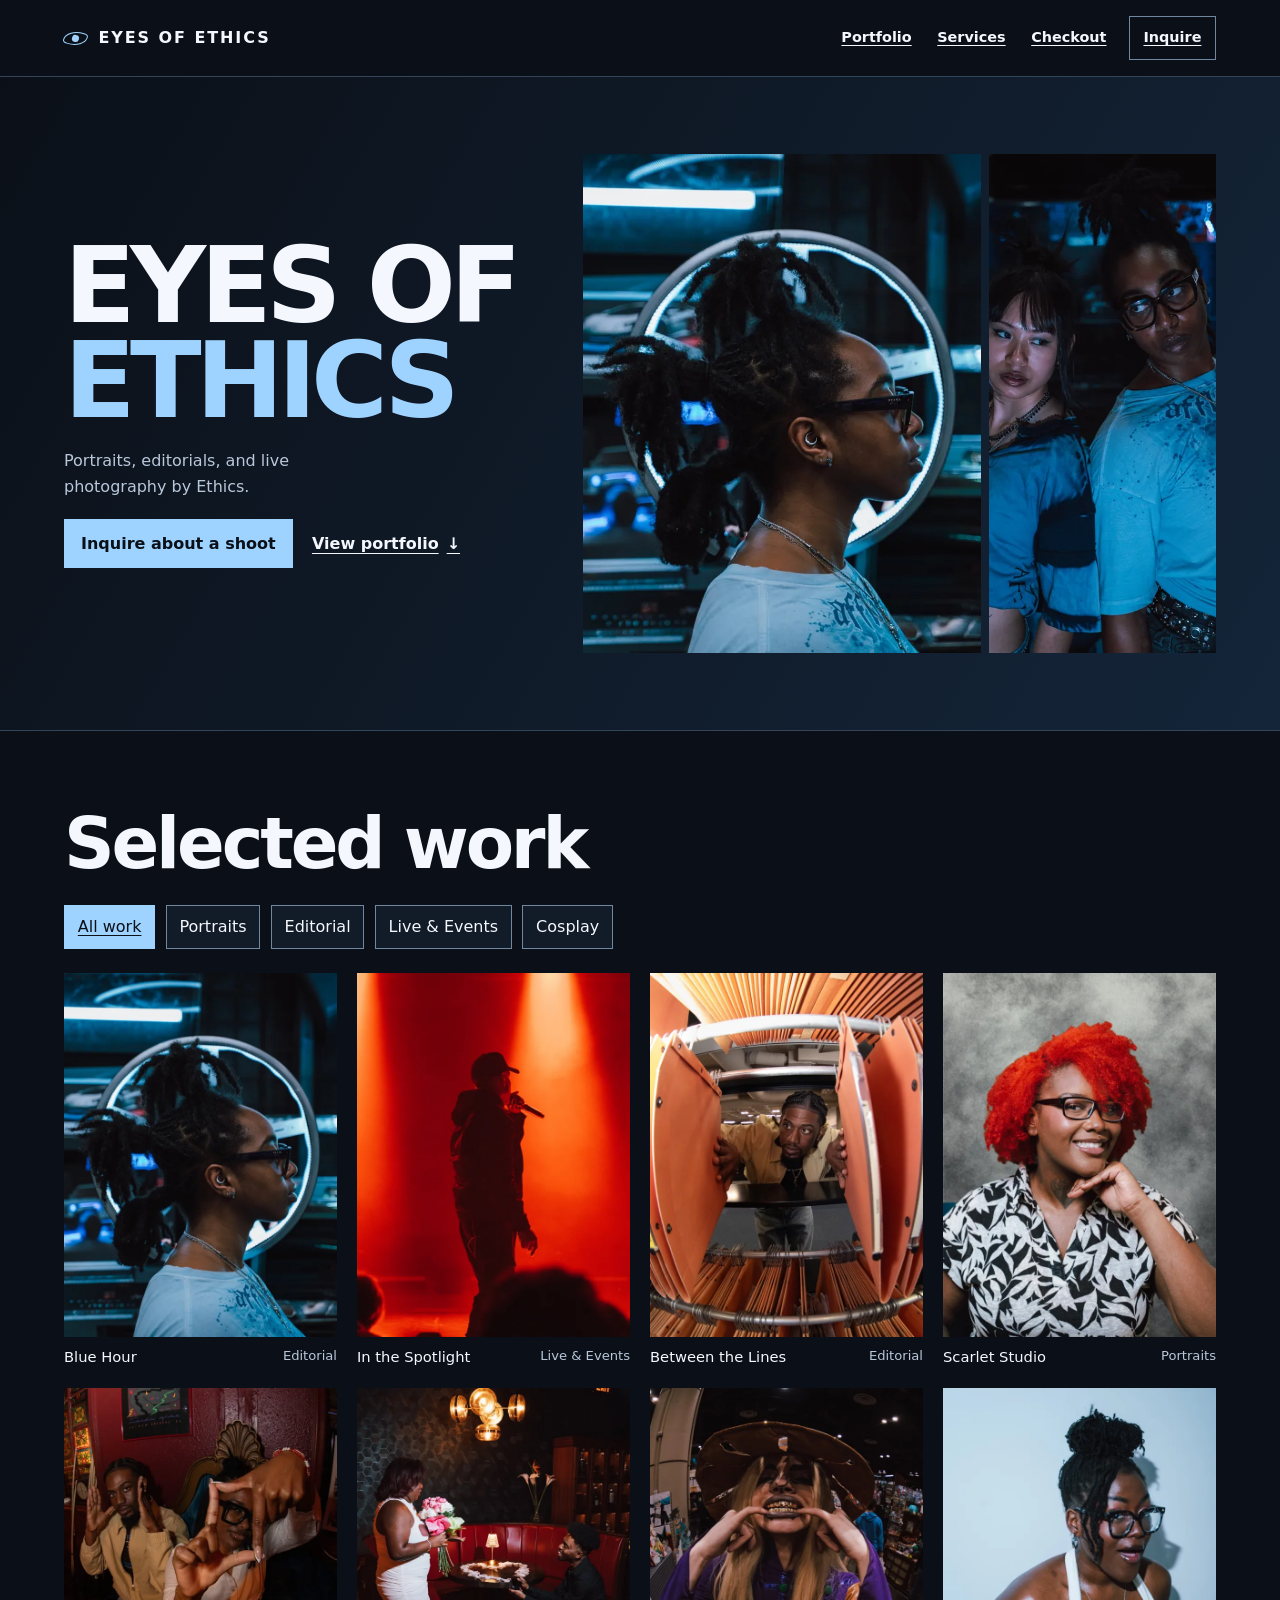
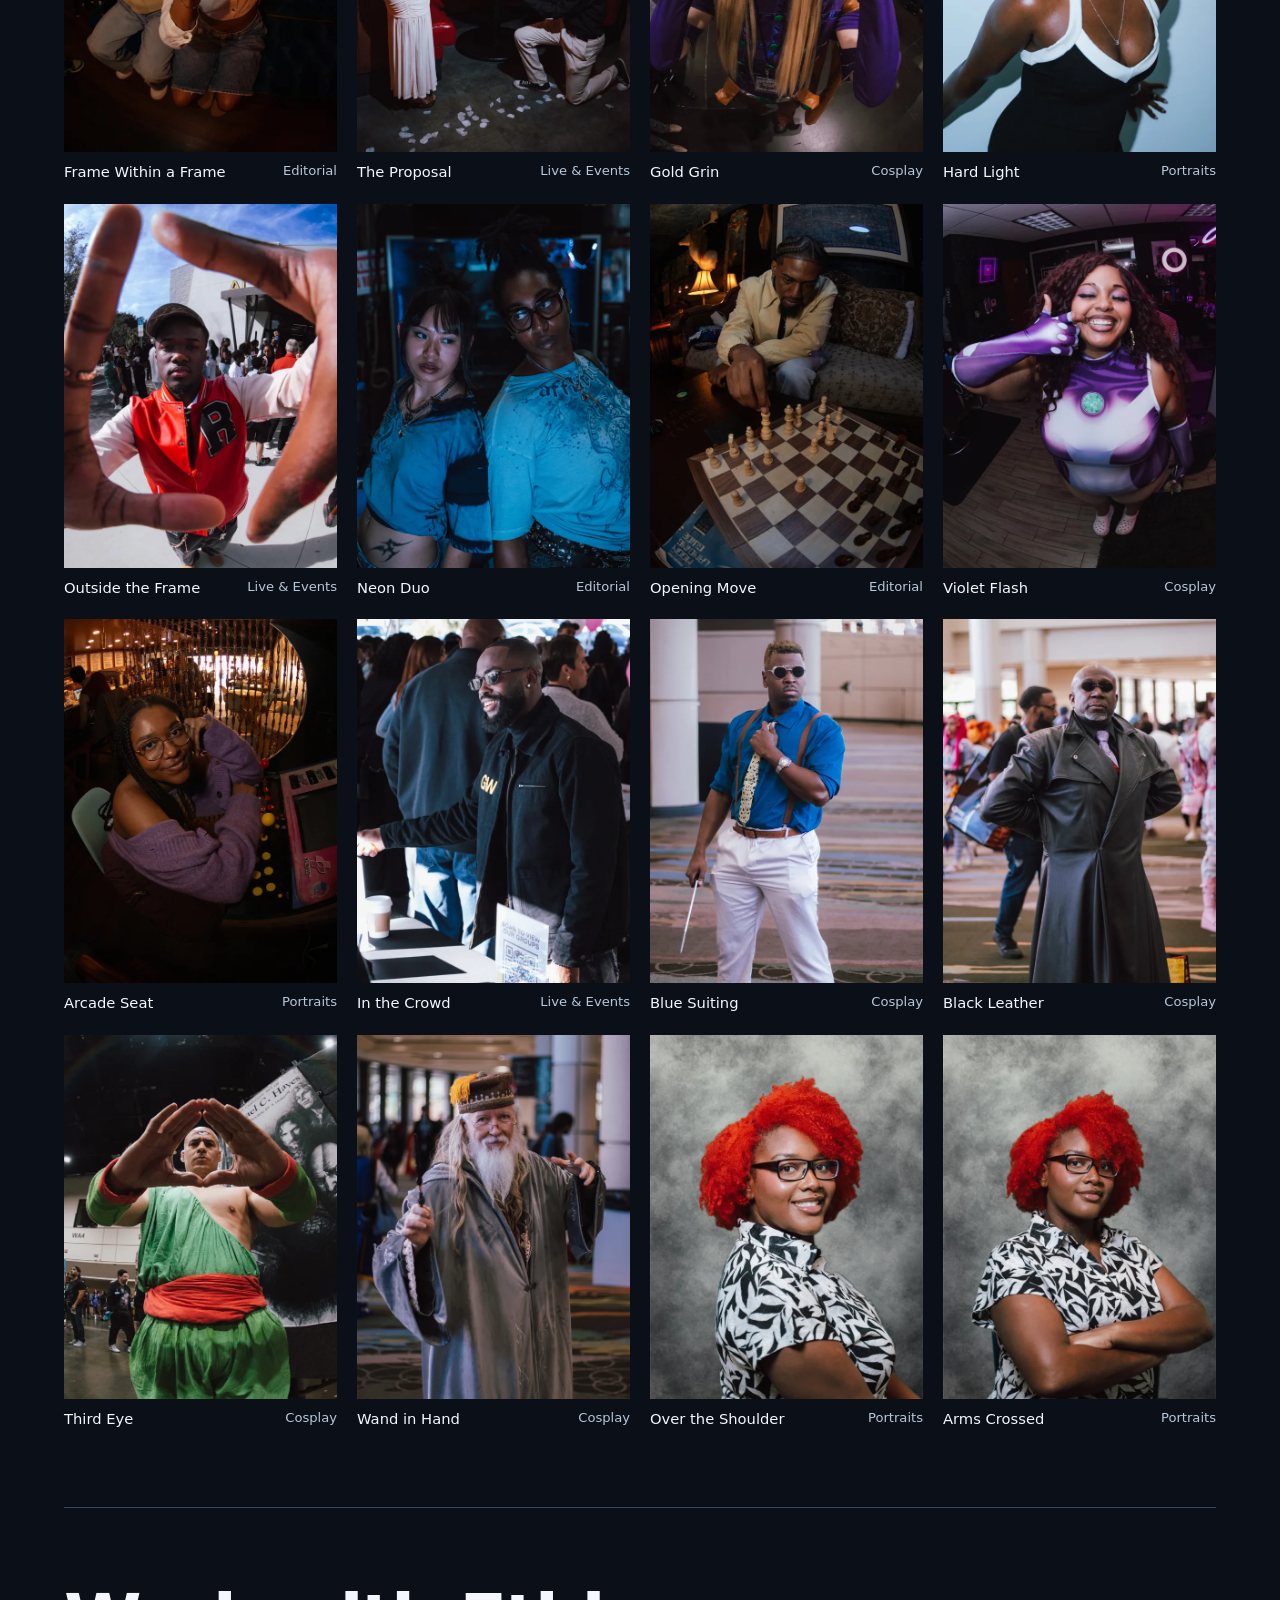
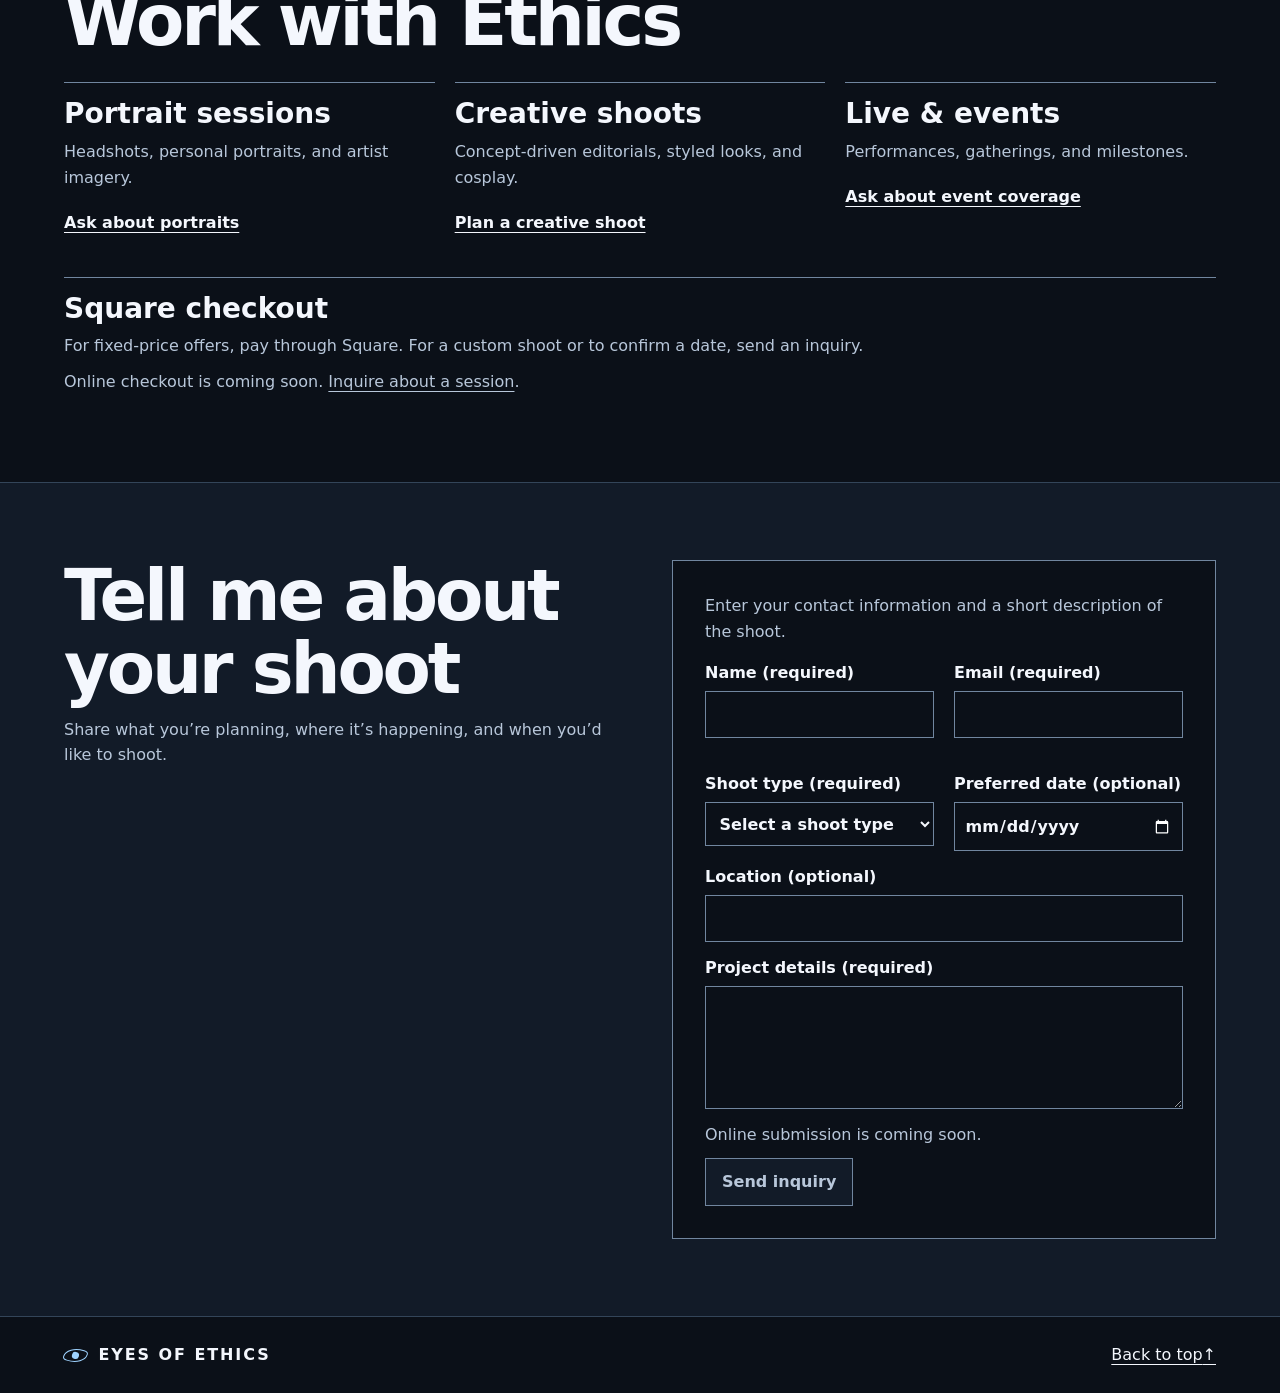
<file: index.html>
<!DOCTYPE html>
<html lang="en">
    <head>
        <meta charset="UTF-8">
        <meta name="viewport" content="width=device-width, initial-scale=1.0">
        <meta name="description" content="Photography by Ethics, from creative portraits and editorials to live events and cosplay.">
        <meta name="theme-color" content="#0b1018">
        <title>Eyes of Ethics | Photography by Ethics</title>
        <link rel="preconnect" href="https://fonts.googleapis.com">
        <link rel="preconnect" href="https://fonts.gstatic.com" crossorigin>
        <link href="https://fonts.googleapis.com/css2?family=Domine:wght@400..700&display=swap" rel="stylesheet">
        <link rel="stylesheet" href="styles.css">
        <script src="config.js" defer></script>
        <script src="site.js" defer></script>
    </head>
    <body id="top">
        <a class="skip" href="#main">Skip to main content</a>

        <header class="site-header shell">
            <a class="wordmark" href="#top">
                <span class="mark" aria-hidden="true"></span>
                Eyes of Ethics
            </a>
            <nav aria-label="Main navigation">
                <a href="#work">Portfolio</a>
                <a href="services/services.html">Services</a>
                <a href="#quick-orders">Checkout</a>
                <a class="nav-cta" href="#inquire">Inquire</a>
            </nav>
        </header>

        <main id="main" tabindex="-1">
            <section class="hero" aria-labelledby="hero-title">
                <div class="hero-inner shell">
                    <div class="hero-copy">
                        <h1 id="hero-title">Eyes of <span>Ethics</span></h1>
                        <p class="lede">Portraits, editorials, and live photography by Ethics.</p>
                        <div class="actions">
                            <a class="button" href="#inquire">Inquire about a shoot</a>
                            <a class="text-link" href="#work">View portfolio <span aria-hidden="true">↓</span></a>
                        </div>
                    </div>

                    <div class="hero-images">
                        <img
                            src="assets/DSC06698-1440.webp"
                            width="1440"
                            height="1920"
                            srcset="assets/DSC06698-600.webp 600w, assets/DSC06698-1440.webp 1440w"
                            sizes="(max-width: 740px) 66vw, 38vw"
                            alt="A portrait in profile framed by an electric blue ring light"
                            fetchpriority="high"
                        >
                        <img
                            src="assets/DSC06768-600.webp"
                            width="600"
                            height="800"
                            alt="Two people in graphic tees pose back to back under blue light"
                        >
                    </div>
                </div>
            </section>

            <section class="archive" id="work" aria-labelledby="work-title">
                <div class="shell">
                    <div class="section-heading">
                        <h2 id="work-title">Selected work</h2>
                    </div>

                    <div class="filters" role="group" aria-label="Filter portfolio" hidden>
                        <button type="button" data-filter="All" aria-pressed="true">All work</button>
                        <button type="button" data-filter="Portraits" aria-pressed="false">Portraits</button>
                        <button type="button" data-filter="Editorial" aria-pressed="false">Editorial</button>
                        <button type="button" data-filter="Live &amp; Events" aria-pressed="false">Live &amp; Events</button>
                        <button type="button" data-filter="Cosplay" aria-pressed="false">Cosplay</button>
                    </div>
                    <p class="sr-only" id="gallery-status" role="status"></p>

                    <div class="gallery">
                    <figure class="frame" data-category="Editorial">
                        <a href="assets/DSC06698-1440.webp" aria-labelledby="title-1" aria-describedby="photo-1">
                            <img
                                id="photo-1"
                                src="assets/DSC06698-600.webp"
                                width="600"
                                height="800"
                                alt="Side profile in glasses against a blue ring light"
                                width="600"
                                height="800"
                                loading="lazy"
                                decoding="async"
                            >
                        </a>
                        <figcaption>
                            <span id="title-1">Blue Hour</span>
                            <small>Editorial</small>
                        </figcaption>
                    </figure>

                    <figure class="frame" data-category="Live &amp; Events">
                        <a href="assets/IMG_2358-1440.webp" aria-labelledby="title-2" aria-describedby="photo-2">
                            <img
                                id="photo-2"
                                src="assets/IMG_2358-600.webp"
                                alt="Performer holding a microphone under orange spotlights"
                                width="600"
                                height="900"
                                loading="lazy"
                                decoding="async"
                            >
                        </a>
                        <figcaption>
                            <span id="title-2">In the Spotlight</span>
                            <small>Live &amp; Events</small>
                        </figcaption>
                    </figure>

                    <figure class="frame" data-category="Editorial">
                        <a href="assets/IMG_0804-1440.webp" aria-labelledby="title-3" aria-describedby="photo-3">
                            <img
                                id="photo-3"
                                src="assets/IMG_0804-600.webp"
                                alt="Wide-angle portrait between rows of orange chairs"
                                width="600"
                                height="800"
                                loading="lazy"
                                decoding="async"
                            >
                        </a>
                        <figcaption>
                            <span id="title-3">Between the Lines</span>
                            <small>Editorial</small>
                        </figcaption>
                    </figure>

                    <figure class="frame" data-category="Portraits">
                        <a href="assets/ash1-1440.webp" aria-labelledby="title-4" aria-describedby="photo-4">
                            <img
                                id="photo-4"
                                src="assets/ash1-600.webp"
                                alt="Smiling portrait with bright red hair and black glasses"
                                width="600"
                                height="900"
                                loading="lazy"
                                decoding="async"
                            >
                        </a>
                        <figcaption>
                            <span id="title-4">Scarlet Studio</span>
                            <small>Portraits</small>
                        </figcaption>
                    </figure>

                    <figure class="frame" data-category="Editorial">
                        <a href="assets/IMG_0892-1440.webp" aria-labelledby="title-5" aria-describedby="photo-5">
                            <img
                                id="photo-5"
                                src="assets/IMG_0892-600.webp"
                                alt="Two people making frames with their hands in a red room"
                                width="600"
                                height="801"
                                loading="lazy"
                                decoding="async"
                            >
                        </a>
                        <figcaption>
                            <span id="title-5">Frame Within a Frame</span>
                            <small>Editorial</small>
                        </figcaption>
                    </figure>

                    <figure class="frame" data-category="Live &amp; Events">
                        <a href="assets/IMG00094-1440.webp" aria-labelledby="title-6" aria-describedby="photo-6">
                            <img
                                id="photo-6"
                                src="assets/IMG00094-600.webp"
                                alt="A kneeling proposal beside roses in a red restaurant booth"
                                width="600"
                                height="801"
                                loading="lazy"
                                decoding="async"
                            >
                        </a>
                        <figcaption>
                            <span id="title-6">The Proposal</span>
                            <small>Live &amp; Events</small>
                        </figcaption>
                    </figure>

                    <figure class="frame" data-category="Cosplay">
                        <a href="assets/IMG_8602-1440.webp" aria-labelledby="title-7" aria-describedby="photo-7">
                            <img
                                id="photo-7"
                                src="assets/IMG_8602-600.webp"
                                alt="Cosplayer in purple holding up a grin beneath a wide hat"
                                width="600"
                                height="900"
                                loading="lazy"
                                decoding="async"
                            >
                        </a>
                        <figcaption>
                            <span id="title-7">Gold Grin</span>
                            <small>Cosplay</small>
                        </figcaption>
                    </figure>

                    <figure class="frame" data-category="Portraits">
                        <a href="assets/IMG_4304-1440.webp" aria-labelledby="title-8" aria-describedby="photo-8">
                            <img
                                id="photo-8"
                                src="assets/IMG_4304-600.webp"
                                alt="Person in black glasses casting a sharp shadow on a pale blue wall"
                                width="600"
                                height="800"
                                loading="lazy"
                                decoding="async"
                            >
                        </a>
                        <figcaption>
                            <span id="title-8">Hard Light</span>
                            <small>Portraits</small>
                        </figcaption>
                    </figure>

                    <figure class="frame" data-category="Live &amp; Events">
                        <a href="assets/IMG_4020-1440.webp" aria-labelledby="title-9" aria-describedby="photo-9">
                            <img
                                id="photo-9"
                                src="assets/IMG_4020-600.webp"
                                alt="Person in a red varsity jacket framing the lens outdoors"
                                width="600"
                                height="800"
                                loading="lazy"
                                decoding="async"
                            >
                        </a>
                        <figcaption>
                            <span id="title-9">Outside the Frame</span>
                            <small>Live &amp; Events</small>
                        </figcaption>
                    </figure>

                    <figure class="frame" data-category="Editorial">
                        <a href="assets/DSC06768-1440.webp" aria-labelledby="title-10" aria-describedby="photo-10">
                            <img
                                id="photo-10"
                                src="assets/DSC06768-600.webp"
                                alt="Two people posed back to back under blue light"
                                width="600"
                                height="800"
                                loading="lazy"
                                decoding="async"
                            >
                        </a>
                        <figcaption>
                            <span id="title-10">Neon Duo</span>
                            <small>Editorial</small>
                        </figcaption>
                    </figure>

                    <figure class="frame" data-category="Editorial">
                        <a href="assets/IMG_0849-1440.webp" aria-labelledby="title-11" aria-describedby="photo-11">
                            <img
                                id="photo-11"
                                src="assets/IMG_0849-600.webp"
                                alt="Person reaching for a chess piece in a lamplit room"
                                width="600"
                                height="801"
                                loading="lazy"
                                decoding="async"
                            >
                        </a>
                        <figcaption>
                            <span id="title-11">Opening Move</span>
                            <small>Editorial</small>
                        </figcaption>
                    </figure>

                    <figure class="frame" data-category="Cosplay">
                        <a href="assets/IMG_1599-1440.webp" aria-labelledby="title-12" aria-describedby="photo-12">
                            <img
                                id="photo-12"
                                src="assets/IMG_1599-600.webp"
                                alt="Smiling cosplayer in purple and white under neon light"
                                width="600"
                                height="801"
                                loading="lazy"
                                decoding="async"
                            >
                        </a>
                        <figcaption>
                            <span id="title-12">Violet Flash</span>
                            <small>Cosplay</small>
                        </figcaption>
                    </figure>

                    <figure class="frame" data-category="Portraits">
                        <a href="assets/IMG_0922-1440.webp" aria-labelledby="title-13" aria-describedby="photo-13">
                            <img
                                id="photo-13"
                                src="assets/IMG_0922-600.webp"
                                alt="Person in purple beside an arcade cabinet"
                                width="600"
                                height="801"
                                loading="lazy"
                                decoding="async"
                            >
                        </a>
                        <figcaption>
                            <span id="title-13">Arcade Seat</span>
                            <small>Portraits</small>
                        </figcaption>
                    </figure>

                    <figure class="frame" data-category="Live &amp; Events">
                        <a href="assets/IMG_5993-1440.webp" aria-labelledby="title-14" aria-describedby="photo-14">
                            <img
                                id="photo-14"
                                src="assets/IMG_5993-600.webp"
                                alt="Smiling attendee wearing sunglasses at a crowded gathering"
                                width="600"
                                height="900"
                                loading="lazy"
                                decoding="async"
                            >
                        </a>
                        <figcaption>
                            <span id="title-14">In the Crowd</span>
                            <small>Live &amp; Events</small>
                        </figcaption>
                    </figure>

                    <figure class="frame" data-category="Cosplay">
                        <a href="assets/IMG_8621-1440.webp" aria-labelledby="title-15" aria-describedby="photo-15">
                            <img
                                id="photo-15"
                                src="assets/IMG_8621-600.webp"
                                alt="Convention portrait in a blue shirt and white trousers"
                                width="600"
                                height="801"
                                loading="lazy"
                                decoding="async"
                            >
                        </a>
                        <figcaption>
                            <span id="title-15">Blue Suiting</span>
                            <small>Cosplay</small>
                        </figcaption>
                    </figure>

                    <figure class="frame" data-category="Cosplay">
                        <a href="assets/IMG_8712-1440.webp" aria-labelledby="title-16" aria-describedby="photo-16">
                            <img
                                id="photo-16"
                                src="assets/IMG_8712-600.webp"
                                alt="Convention portrait in a black leather coat and round sunglasses"
                                width="600"
                                height="900"
                                loading="lazy"
                                decoding="async"
                            >
                        </a>
                        <figcaption>
                            <span id="title-16">Black Leather</span>
                            <small>Cosplay</small>
                        </figcaption>
                    </figure>

                    <figure class="frame" data-category="Cosplay">
                        <a href="assets/IMG_8732-1440.webp" aria-labelledby="title-17" aria-describedby="photo-17">
                            <img
                                id="photo-17"
                                src="assets/IMG_8732-600.webp"
                                alt="Cosplayer in green framing a painted third eye with both hands"
                                width="600"
                                height="801"
                                loading="lazy"
                                decoding="async"
                            >
                        </a>
                        <figcaption>
                            <span id="title-17">Third Eye</span>
                            <small>Cosplay</small>
                        </figcaption>
                    </figure>

                    <figure class="frame" data-category="Cosplay">
                        <a href="assets/IMG_8764-1440.webp" aria-labelledby="title-18" aria-describedby="photo-18">
                            <img
                                id="photo-18"
                                src="assets/IMG_8764-600.webp"
                                alt="Wizard cosplayer holding up a wand"
                                width="600"
                                height="801"
                                loading="lazy"
                                decoding="async"
                            >
                        </a>
                        <figcaption>
                            <span id="title-18">Wand in Hand</span>
                            <small>Cosplay</small>
                        </figcaption>
                    </figure>

                    <figure class="frame" data-category="Portraits">
                        <a href="assets/ash2-1440.webp" aria-labelledby="title-19" aria-describedby="photo-19">
                            <img
                                id="photo-19"
                                src="assets/ash2-600.webp"
                                alt="Red-haired studio subject glancing over one shoulder"
                                width="600"
                                height="900"
                                loading="lazy"
                                decoding="async"
                            >
                        </a>
                        <figcaption>
                            <span id="title-19">Over the Shoulder</span>
                            <small>Portraits</small>
                        </figcaption>
                    </figure>

                    <figure class="frame" data-category="Portraits">
                        <a href="assets/ash4-1440.webp" aria-labelledby="title-20" aria-describedby="photo-20">
                            <img
                                id="photo-20"
                                src="assets/ash4-600.webp"
                                alt="Red-haired studio subject with arms crossed against gray"
                                width="600"
                                height="900"
                                loading="lazy"
                                decoding="async"
                            >
                        </a>
                        <figcaption>
                            <span id="title-20">Arms Crossed</span>
                            <small>Portraits</small>
                        </figcaption>
                    </figure>
                    </div>
                </div>
            </section>

            <section class="sessions shell" id="sessions" aria-labelledby="sessions-title">
                <div class="section-heading">
                    <h2 id="sessions-title">Work with Ethics</h2>
                </div>
                <div class="session-grid">
                    <article>
                        <h3>Portrait sessions</h3>
                        <p>Headshots, personal portraits, and artist imagery.</p>
                        <a class="text-link" href="#inquire" data-project="Portraits">Ask about portraits</a>
                    </article>
                    <article>
                        <h3>Creative shoots</h3>
                        <p>Concept-driven editorials, styled looks, and cosplay.</p>
                        <a class="text-link" href="#inquire" data-project="Editorial">Plan a creative shoot</a>
                    </article>
                    <article>
                        <h3>Live &amp; events</h3>
                        <p>Performances, gatherings, and milestones.</p>
                        <a class="text-link" href="#inquire" data-project="Live &amp; Events">Ask about event coverage</a>
                    </article>
                </div>
                <section id="quick-orders" class="quick-orders" aria-labelledby="checkout-title">
                    <h3 id="checkout-title">Square checkout</h3>
                    <p>For fixed-price offers, pay through Square. For a custom shoot or to confirm a date, send an inquiry.</p>
                    <div id="checkout-links" class="session-grid" hidden></div>
                    <p id="checkout-unavailable">Online checkout is coming soon. <a href="#inquire">Inquire about a session</a>.</p>
                </section>
            </section>

            <section class="contact" id="inquire" aria-labelledby="contact-title" tabindex="-1">
                <div class="shell contact-grid">
                    <div>
                        <h2 id="contact-title">Tell me about your shoot</h2>
                        <p>Share what you’re planning, where it’s happening, and when you’d like to shoot.</p>
                    </div>

                    <form id="inquiry" action="about:blank" method="post" aria-labelledby="contact-title" aria-describedby="form-help">
                        <p id="form-help">Enter your contact information and a short description of the shoot.</p>
                        <div class="form-grid">
                            <label for="name">Name (required)
                                <input id="name" name="name" autocomplete="name" required maxlength="120">
                            </label>
                            <label for="email">Email (required)
                                <input id="email" name="email" type="email" autocomplete="email" required maxlength="180">
                            </label>
                            <label for="project">Shoot type (required)
                                <select id="project" name="project" required>
                                    <option value="">Select a shoot type</option>
                                    <option>Portraits</option>
                                    <option>Editorial</option>
                                    <option>Live &amp; Events</option>
                                    <option>Cosplay</option>
                                    <option>Other</option>
                                </select>
                            </label>
                            <label for="date">Preferred date (optional)
                                <input id="date" name="date" type="date">
                            </label>
                        </div>
                        <label for="location">Location (optional)
                            <input id="location" name="location" maxlength="180">
                        </label>
                        <label for="message">Project details (required)
                            <textarea id="message" name="message" rows="4" maxlength="3000" required></textarea>
                        </label>
                        <p id="inquiry-unavailable">Online submission is coming soon.</p>
                        <button class="button" id="send-inquiry" type="submit" aria-describedby="inquiry-unavailable" disabled>Send inquiry</button>
                        <p id="form-note" role="status"></p>
                    </form>
                </div>
            </section>
        </main>

        <footer class="site-footer shell">
            <a class="wordmark" href="#top">
                <span class="mark" aria-hidden="true"></span>
                Eyes of Ethics
            </a>
            <a href="#top">Back to top <span aria-hidden="true">↑</span></a>
        </footer>

        <dialog id="lightbox" aria-labelledby="viewer-title">
            <div class="viewer-top">
                <h2 id="viewer-title">Portfolio image</h2>
                <button type="button" data-close autofocus>Close</button>
            </div>
            <img id="large-photo" alt="">
            <div class="viewer-bottom">
                <button type="button" data-step="-1" aria-label="Previous photograph">←</button>
                <p id="photo-caption" role="status">
                    <span id="photo-title"></span>
                    <span id="photo-count"></span>
                    <span class="sr-only" id="photo-description"></span>
                </p>
                <button type="button" data-step="1" aria-label="Next photograph">→</button>
            </div>
        </dialog>
    </body>
</html>
</file>
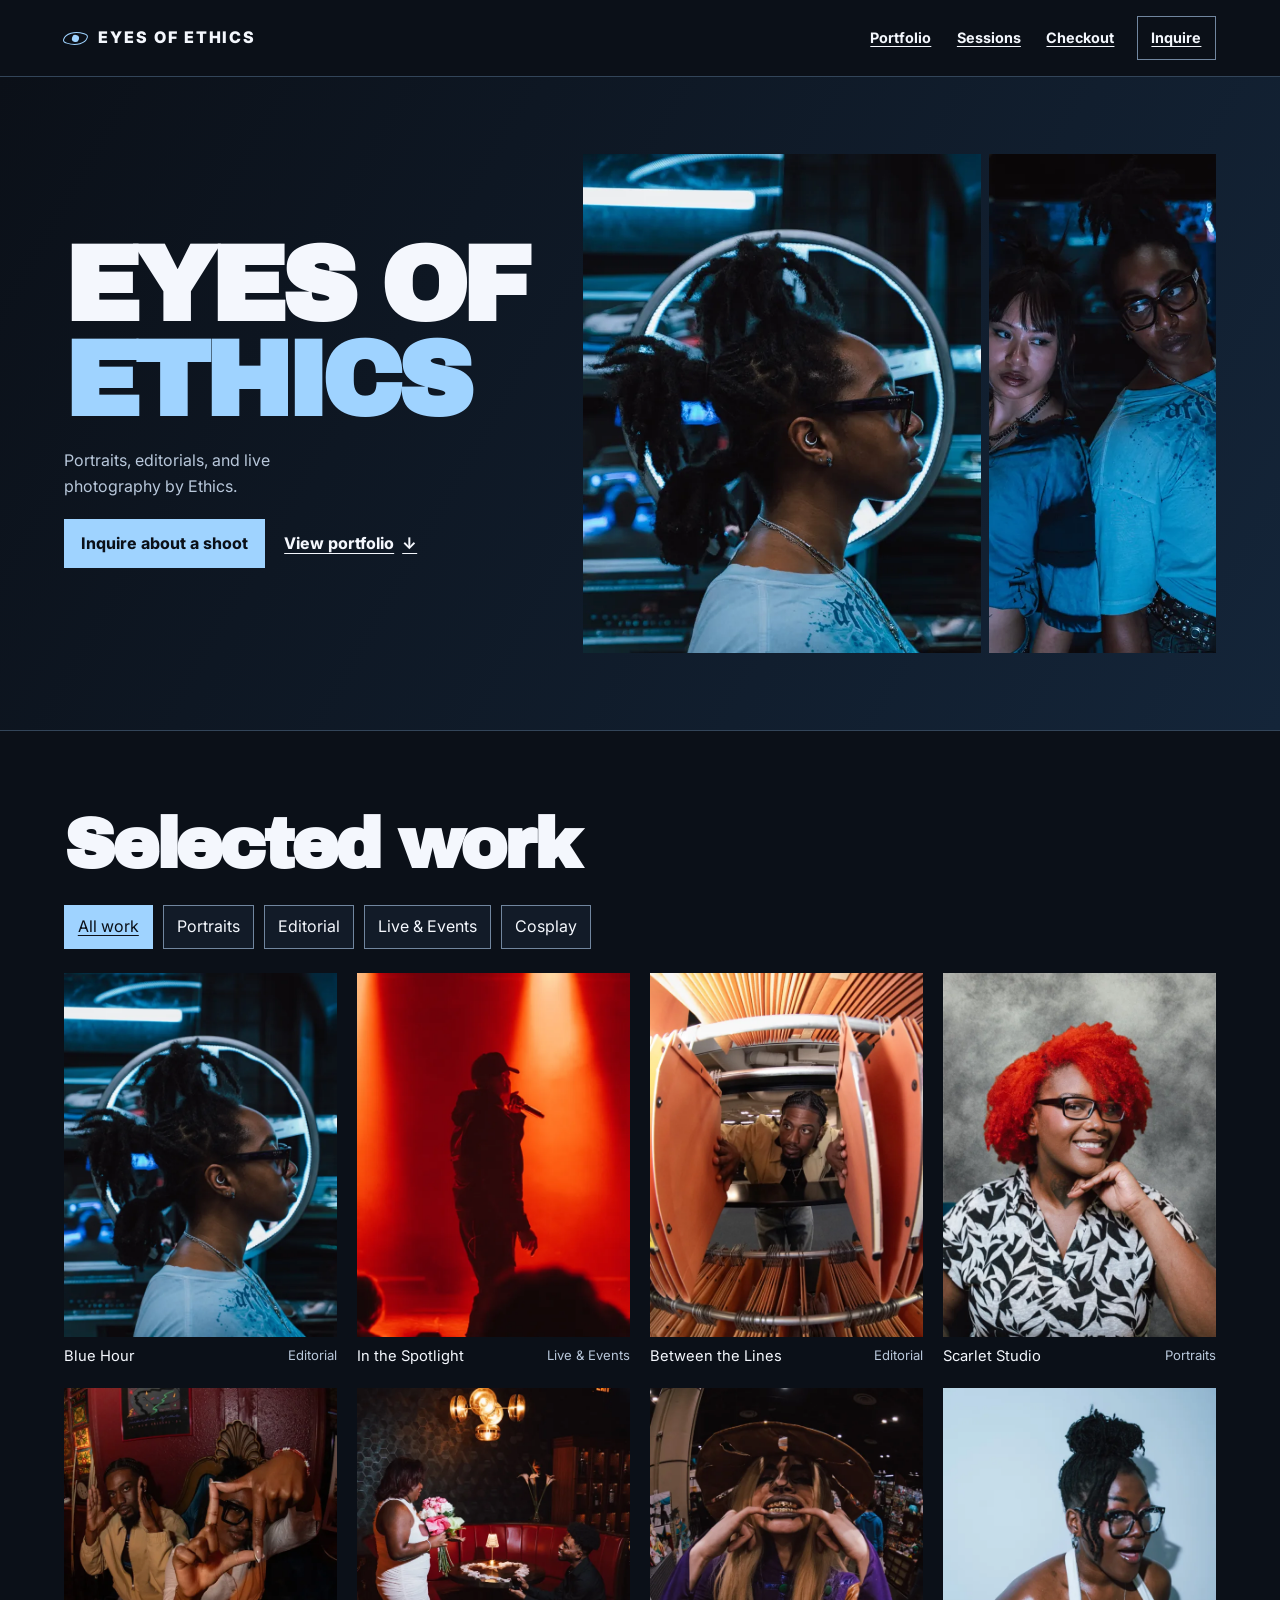
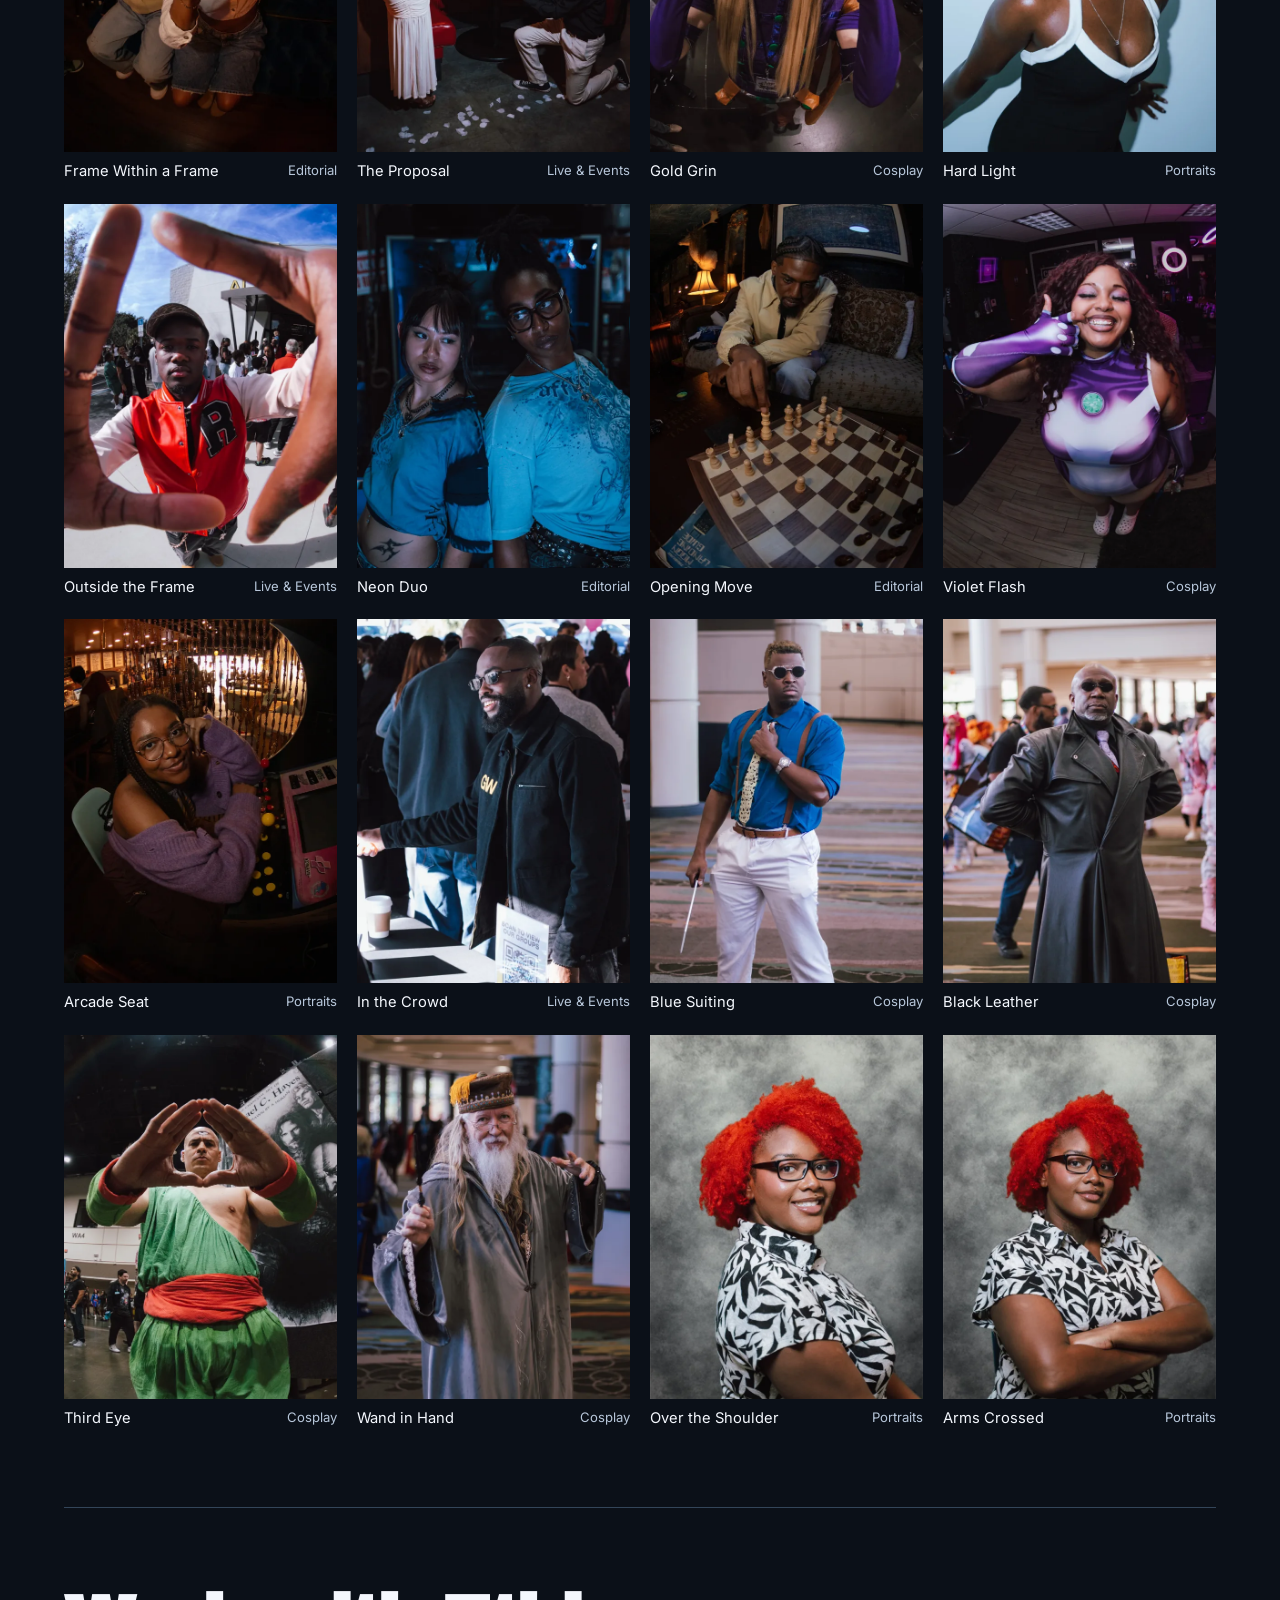
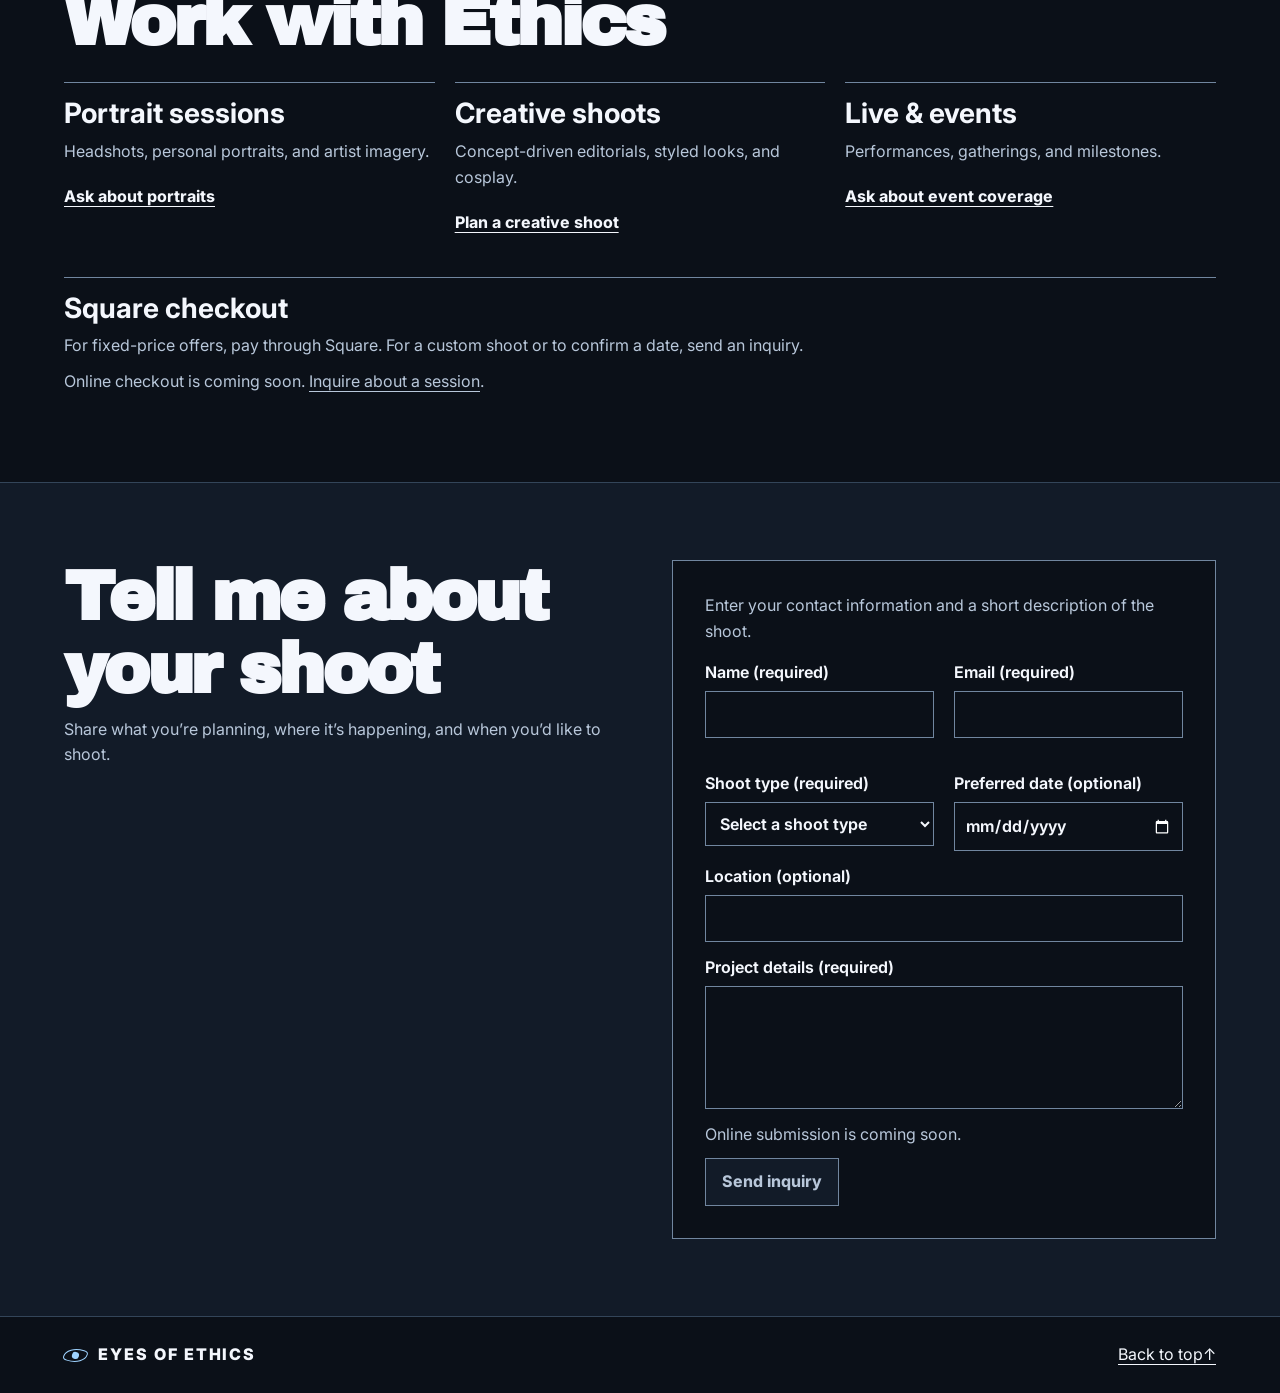
<file: Eyes-of-Ethics/index.html>
<!DOCTYPE html>
<html lang="en">
    <head>
        <meta charset="UTF-8">
        <meta name="viewport" content="width=device-width, initial-scale=1.0">
        <meta name="description" content="Photography by Ethics, from creative portraits and editorials to live events and cosplay.">
        <meta name="theme-color" content="#0b1018">
        <title>Eyes of Ethics | Photography by Ethics</title>
        <link rel="stylesheet" href="https://fonts.googleapis.com/css2?family=Archivo+Black&amp;family=Inter:wght@400;600;700;800&amp;display=swap">
        <link rel="stylesheet" href="styles.css">
        <script src="config.js" defer></script>
        <script src="site.js" defer></script>
    </head>
    <body id="top">
        <a class="skip" href="#main">Skip to main content</a>

        <header class="site-header shell">
            <a class="wordmark" href="#top">
                <span class="mark" aria-hidden="true"></span>
                Eyes of Ethics
            </a>
            <nav aria-label="Main navigation">
                <a href="#work">Portfolio</a>
                <a href="#sessions">Sessions</a>
                <a href="#quick-orders">Checkout</a>
                <a class="nav-cta" href="#inquire">Inquire</a>
            </nav>
        </header>

        <main id="main" tabindex="-1">
            <section class="hero" aria-labelledby="hero-title">
                <div class="hero-inner shell">
                    <div class="hero-copy">
                        <h1 id="hero-title">Eyes of <span>Ethics</span></h1>
                        <p class="lede">Portraits, editorials, and live photography by Ethics.</p>
                        <div class="actions">
                            <a class="button" href="#inquire">Inquire about a shoot</a>
                            <a class="text-link" href="#work">View portfolio <span aria-hidden="true">↓</span></a>
                        </div>
                    </div>

                    <div class="hero-images">
                        <img
                            src="assets/DSC06698-1440.webp"
                            width="1440"
                            height="1920"
                            srcset="assets/DSC06698-600.webp 600w, assets/DSC06698-1440.webp 1440w"
                            sizes="(max-width: 740px) 66vw, 38vw"
                            alt="A portrait in profile framed by an electric blue ring light"
                            fetchpriority="high"
                        >
                        <img
                            src="assets/DSC06768-600.webp"
                            width="600"
                            height="800"
                            alt="Two people in graphic tees pose back to back under blue light"
                        >
                    </div>
                </div>
            </section>

            <section class="archive" id="work" aria-labelledby="work-title">
                <div class="shell">
                    <div class="section-heading">
                        <h2 id="work-title">Selected work</h2>
                    </div>

                    <div class="filters" role="group" aria-label="Filter portfolio" hidden>
                        <button type="button" data-filter="All" aria-pressed="true">All work</button>
                        <button type="button" data-filter="Portraits" aria-pressed="false">Portraits</button>
                        <button type="button" data-filter="Editorial" aria-pressed="false">Editorial</button>
                        <button type="button" data-filter="Live &amp; Events" aria-pressed="false">Live &amp; Events</button>
                        <button type="button" data-filter="Cosplay" aria-pressed="false">Cosplay</button>
                    </div>
                    <p class="sr-only" id="gallery-status" role="status"></p>

                    <div class="gallery">
                    <figure class="frame" data-category="Editorial">
                        <a href="assets/DSC06698-1440.webp" aria-labelledby="title-1" aria-describedby="photo-1">
                            <img
                                id="photo-1"
                                src="assets/DSC06698-600.webp"
                                width="600"
                                height="800"
                                alt="Side profile in glasses against a blue ring light"
                                width="600"
                                height="800"
                                loading="lazy"
                                decoding="async"
                            >
                        </a>
                        <figcaption>
                            <span id="title-1">Blue Hour</span>
                            <small>Editorial</small>
                        </figcaption>
                    </figure>

                    <figure class="frame" data-category="Live &amp; Events">
                        <a href="assets/IMG_2358-1440.webp" aria-labelledby="title-2" aria-describedby="photo-2">
                            <img
                                id="photo-2"
                                src="assets/IMG_2358-600.webp"
                                alt="Performer holding a microphone under orange spotlights"
                                width="600"
                                height="900"
                                loading="lazy"
                                decoding="async"
                            >
                        </a>
                        <figcaption>
                            <span id="title-2">In the Spotlight</span>
                            <small>Live &amp; Events</small>
                        </figcaption>
                    </figure>

                    <figure class="frame" data-category="Editorial">
                        <a href="assets/IMG_0804-1440.webp" aria-labelledby="title-3" aria-describedby="photo-3">
                            <img
                                id="photo-3"
                                src="assets/IMG_0804-600.webp"
                                alt="Wide-angle portrait between rows of orange chairs"
                                width="600"
                                height="800"
                                loading="lazy"
                                decoding="async"
                            >
                        </a>
                        <figcaption>
                            <span id="title-3">Between the Lines</span>
                            <small>Editorial</small>
                        </figcaption>
                    </figure>

                    <figure class="frame" data-category="Portraits">
                        <a href="assets/ash1-1440.webp" aria-labelledby="title-4" aria-describedby="photo-4">
                            <img
                                id="photo-4"
                                src="assets/ash1-600.webp"
                                alt="Smiling portrait with bright red hair and black glasses"
                                width="600"
                                height="900"
                                loading="lazy"
                                decoding="async"
                            >
                        </a>
                        <figcaption>
                            <span id="title-4">Scarlet Studio</span>
                            <small>Portraits</small>
                        </figcaption>
                    </figure>

                    <figure class="frame" data-category="Editorial">
                        <a href="assets/IMG_0892-1440.webp" aria-labelledby="title-5" aria-describedby="photo-5">
                            <img
                                id="photo-5"
                                src="assets/IMG_0892-600.webp"
                                alt="Two people making frames with their hands in a red room"
                                width="600"
                                height="801"
                                loading="lazy"
                                decoding="async"
                            >
                        </a>
                        <figcaption>
                            <span id="title-5">Frame Within a Frame</span>
                            <small>Editorial</small>
                        </figcaption>
                    </figure>

                    <figure class="frame" data-category="Live &amp; Events">
                        <a href="assets/IMG00094-1440.webp" aria-labelledby="title-6" aria-describedby="photo-6">
                            <img
                                id="photo-6"
                                src="assets/IMG00094-600.webp"
                                alt="A kneeling proposal beside roses in a red restaurant booth"
                                width="600"
                                height="801"
                                loading="lazy"
                                decoding="async"
                            >
                        </a>
                        <figcaption>
                            <span id="title-6">The Proposal</span>
                            <small>Live &amp; Events</small>
                        </figcaption>
                    </figure>

                    <figure class="frame" data-category="Cosplay">
                        <a href="assets/IMG_8602-1440.webp" aria-labelledby="title-7" aria-describedby="photo-7">
                            <img
                                id="photo-7"
                                src="assets/IMG_8602-600.webp"
                                alt="Cosplayer in purple holding up a grin beneath a wide hat"
                                width="600"
                                height="900"
                                loading="lazy"
                                decoding="async"
                            >
                        </a>
                        <figcaption>
                            <span id="title-7">Gold Grin</span>
                            <small>Cosplay</small>
                        </figcaption>
                    </figure>

                    <figure class="frame" data-category="Portraits">
                        <a href="assets/IMG_4304-1440.webp" aria-labelledby="title-8" aria-describedby="photo-8">
                            <img
                                id="photo-8"
                                src="assets/IMG_4304-600.webp"
                                alt="Person in black glasses casting a sharp shadow on a pale blue wall"
                                width="600"
                                height="800"
                                loading="lazy"
                                decoding="async"
                            >
                        </a>
                        <figcaption>
                            <span id="title-8">Hard Light</span>
                            <small>Portraits</small>
                        </figcaption>
                    </figure>

                    <figure class="frame" data-category="Live &amp; Events">
                        <a href="assets/IMG_4020-1440.webp" aria-labelledby="title-9" aria-describedby="photo-9">
                            <img
                                id="photo-9"
                                src="assets/IMG_4020-600.webp"
                                alt="Person in a red varsity jacket framing the lens outdoors"
                                width="600"
                                height="800"
                                loading="lazy"
                                decoding="async"
                            >
                        </a>
                        <figcaption>
                            <span id="title-9">Outside the Frame</span>
                            <small>Live &amp; Events</small>
                        </figcaption>
                    </figure>

                    <figure class="frame" data-category="Editorial">
                        <a href="assets/DSC06768-1440.webp" aria-labelledby="title-10" aria-describedby="photo-10">
                            <img
                                id="photo-10"
                                src="assets/DSC06768-600.webp"
                                alt="Two people posed back to back under blue light"
                                width="600"
                                height="800"
                                loading="lazy"
                                decoding="async"
                            >
                        </a>
                        <figcaption>
                            <span id="title-10">Neon Duo</span>
                            <small>Editorial</small>
                        </figcaption>
                    </figure>

                    <figure class="frame" data-category="Editorial">
                        <a href="assets/IMG_0849-1440.webp" aria-labelledby="title-11" aria-describedby="photo-11">
                            <img
                                id="photo-11"
                                src="assets/IMG_0849-600.webp"
                                alt="Person reaching for a chess piece in a lamplit room"
                                width="600"
                                height="801"
                                loading="lazy"
                                decoding="async"
                            >
                        </a>
                        <figcaption>
                            <span id="title-11">Opening Move</span>
                            <small>Editorial</small>
                        </figcaption>
                    </figure>

                    <figure class="frame" data-category="Cosplay">
                        <a href="assets/IMG_1599-1440.webp" aria-labelledby="title-12" aria-describedby="photo-12">
                            <img
                                id="photo-12"
                                src="assets/IMG_1599-600.webp"
                                alt="Smiling cosplayer in purple and white under neon light"
                                width="600"
                                height="801"
                                loading="lazy"
                                decoding="async"
                            >
                        </a>
                        <figcaption>
                            <span id="title-12">Violet Flash</span>
                            <small>Cosplay</small>
                        </figcaption>
                    </figure>

                    <figure class="frame" data-category="Portraits">
                        <a href="assets/IMG_0922-1440.webp" aria-labelledby="title-13" aria-describedby="photo-13">
                            <img
                                id="photo-13"
                                src="assets/IMG_0922-600.webp"
                                alt="Person in purple beside an arcade cabinet"
                                width="600"
                                height="801"
                                loading="lazy"
                                decoding="async"
                            >
                        </a>
                        <figcaption>
                            <span id="title-13">Arcade Seat</span>
                            <small>Portraits</small>
                        </figcaption>
                    </figure>

                    <figure class="frame" data-category="Live &amp; Events">
                        <a href="assets/IMG_5993-1440.webp" aria-labelledby="title-14" aria-describedby="photo-14">
                            <img
                                id="photo-14"
                                src="assets/IMG_5993-600.webp"
                                alt="Smiling attendee wearing sunglasses at a crowded gathering"
                                width="600"
                                height="900"
                                loading="lazy"
                                decoding="async"
                            >
                        </a>
                        <figcaption>
                            <span id="title-14">In the Crowd</span>
                            <small>Live &amp; Events</small>
                        </figcaption>
                    </figure>

                    <figure class="frame" data-category="Cosplay">
                        <a href="assets/IMG_8621-1440.webp" aria-labelledby="title-15" aria-describedby="photo-15">
                            <img
                                id="photo-15"
                                src="assets/IMG_8621-600.webp"
                                alt="Convention portrait in a blue shirt and white trousers"
                                width="600"
                                height="801"
                                loading="lazy"
                                decoding="async"
                            >
                        </a>
                        <figcaption>
                            <span id="title-15">Blue Suiting</span>
                            <small>Cosplay</small>
                        </figcaption>
                    </figure>

                    <figure class="frame" data-category="Cosplay">
                        <a href="assets/IMG_8712-1440.webp" aria-labelledby="title-16" aria-describedby="photo-16">
                            <img
                                id="photo-16"
                                src="assets/IMG_8712-600.webp"
                                alt="Convention portrait in a black leather coat and round sunglasses"
                                width="600"
                                height="900"
                                loading="lazy"
                                decoding="async"
                            >
                        </a>
                        <figcaption>
                            <span id="title-16">Black Leather</span>
                            <small>Cosplay</small>
                        </figcaption>
                    </figure>

                    <figure class="frame" data-category="Cosplay">
                        <a href="assets/IMG_8732-1440.webp" aria-labelledby="title-17" aria-describedby="photo-17">
                            <img
                                id="photo-17"
                                src="assets/IMG_8732-600.webp"
                                alt="Cosplayer in green framing a painted third eye with both hands"
                                width="600"
                                height="801"
                                loading="lazy"
                                decoding="async"
                            >
                        </a>
                        <figcaption>
                            <span id="title-17">Third Eye</span>
                            <small>Cosplay</small>
                        </figcaption>
                    </figure>

                    <figure class="frame" data-category="Cosplay">
                        <a href="assets/IMG_8764-1440.webp" aria-labelledby="title-18" aria-describedby="photo-18">
                            <img
                                id="photo-18"
                                src="assets/IMG_8764-600.webp"
                                alt="Wizard cosplayer holding up a wand"
                                width="600"
                                height="801"
                                loading="lazy"
                                decoding="async"
                            >
                        </a>
                        <figcaption>
                            <span id="title-18">Wand in Hand</span>
                            <small>Cosplay</small>
                        </figcaption>
                    </figure>

                    <figure class="frame" data-category="Portraits">
                        <a href="assets/ash2-1440.webp" aria-labelledby="title-19" aria-describedby="photo-19">
                            <img
                                id="photo-19"
                                src="assets/ash2-600.webp"
                                alt="Red-haired studio subject glancing over one shoulder"
                                width="600"
                                height="900"
                                loading="lazy"
                                decoding="async"
                            >
                        </a>
                        <figcaption>
                            <span id="title-19">Over the Shoulder</span>
                            <small>Portraits</small>
                        </figcaption>
                    </figure>

                    <figure class="frame" data-category="Portraits">
                        <a href="assets/ash4-1440.webp" aria-labelledby="title-20" aria-describedby="photo-20">
                            <img
                                id="photo-20"
                                src="assets/ash4-600.webp"
                                alt="Red-haired studio subject with arms crossed against gray"
                                width="600"
                                height="900"
                                loading="lazy"
                                decoding="async"
                            >
                        </a>
                        <figcaption>
                            <span id="title-20">Arms Crossed</span>
                            <small>Portraits</small>
                        </figcaption>
                    </figure>
                    </div>
                </div>
            </section>

            <section class="sessions shell" id="sessions" aria-labelledby="sessions-title">
                <div class="section-heading">
                    <h2 id="sessions-title">Work with Ethics</h2>
                </div>
                <div class="session-grid">
                    <article>
                        <h3>Portrait sessions</h3>
                        <p>Headshots, personal portraits, and artist imagery.</p>
                        <a class="text-link" href="#inquire" data-project="Portraits">Ask about portraits</a>
                    </article>
                    <article>
                        <h3>Creative shoots</h3>
                        <p>Concept-driven editorials, styled looks, and cosplay.</p>
                        <a class="text-link" href="#inquire" data-project="Editorial">Plan a creative shoot</a>
                    </article>
                    <article>
                        <h3>Live &amp; events</h3>
                        <p>Performances, gatherings, and milestones.</p>
                        <a class="text-link" href="#inquire" data-project="Live &amp; Events">Ask about event coverage</a>
                    </article>
                </div>
                <section id="quick-orders" class="quick-orders" aria-labelledby="checkout-title">
                    <h3 id="checkout-title">Square checkout</h3>
                    <p>For fixed-price offers, pay through Square. For a custom shoot or to confirm a date, send an inquiry.</p>
                    <div id="checkout-links" class="session-grid" hidden></div>
                    <p id="checkout-unavailable">Online checkout is coming soon. <a href="#inquire">Inquire about a session</a>.</p>
                </section>
            </section>

            <section class="contact" id="inquire" aria-labelledby="contact-title" tabindex="-1">
                <div class="shell contact-grid">
                    <div>
                        <h2 id="contact-title">Tell me about your shoot</h2>
                        <p>Share what you’re planning, where it’s happening, and when you’d like to shoot.</p>
                    </div>

                    <form id="inquiry" action="about:blank" method="post" aria-labelledby="contact-title" aria-describedby="form-help">
                        <p id="form-help">Enter your contact information and a short description of the shoot.</p>
                        <div class="form-grid">
                            <label for="name">Name (required)
                                <input id="name" name="name" autocomplete="name" required maxlength="120">
                            </label>
                            <label for="email">Email (required)
                                <input id="email" name="email" type="email" autocomplete="email" required maxlength="180">
                            </label>
                            <label for="project">Shoot type (required)
                                <select id="project" name="project" required>
                                    <option value="">Select a shoot type</option>
                                    <option>Portraits</option>
                                    <option>Editorial</option>
                                    <option>Live &amp; Events</option>
                                    <option>Cosplay</option>
                                    <option>Other</option>
                                </select>
                            </label>
                            <label for="date">Preferred date (optional)
                                <input id="date" name="date" type="date">
                            </label>
                        </div>
                        <label for="location">Location (optional)
                            <input id="location" name="location" maxlength="180">
                        </label>
                        <label for="message">Project details (required)
                            <textarea id="message" name="message" rows="4" maxlength="3000" required></textarea>
                        </label>
                        <p id="inquiry-unavailable">Online submission is coming soon.</p>
                        <button class="button" id="send-inquiry" type="submit" aria-describedby="inquiry-unavailable" disabled>Send inquiry</button>
                        <p id="form-note" role="status"></p>
                    </form>
                </div>
            </section>
        </main>

        <footer class="site-footer shell">
            <a class="wordmark" href="#top">
                <span class="mark" aria-hidden="true"></span>
                Eyes of Ethics
            </a>
            <a href="#top">Back to top <span aria-hidden="true">↑</span></a>
        </footer>

        <dialog id="lightbox" aria-labelledby="viewer-title">
            <div class="viewer-top">
                <h2 id="viewer-title">Portfolio image</h2>
                <button type="button" data-close autofocus>Close</button>
            </div>
            <img id="large-photo" alt="">
            <div class="viewer-bottom">
                <button type="button" data-step="-1" aria-label="Previous photograph">←</button>
                <p id="photo-caption" role="status">
                    <span id="photo-title"></span>
                    <span id="photo-count"></span>
                    <span class="sr-only" id="photo-description"></span>
                </p>
                <button type="button" data-step="1" aria-label="Next photograph">→</button>
            </div>
        </dialog>
    </body>
</html>
</file>
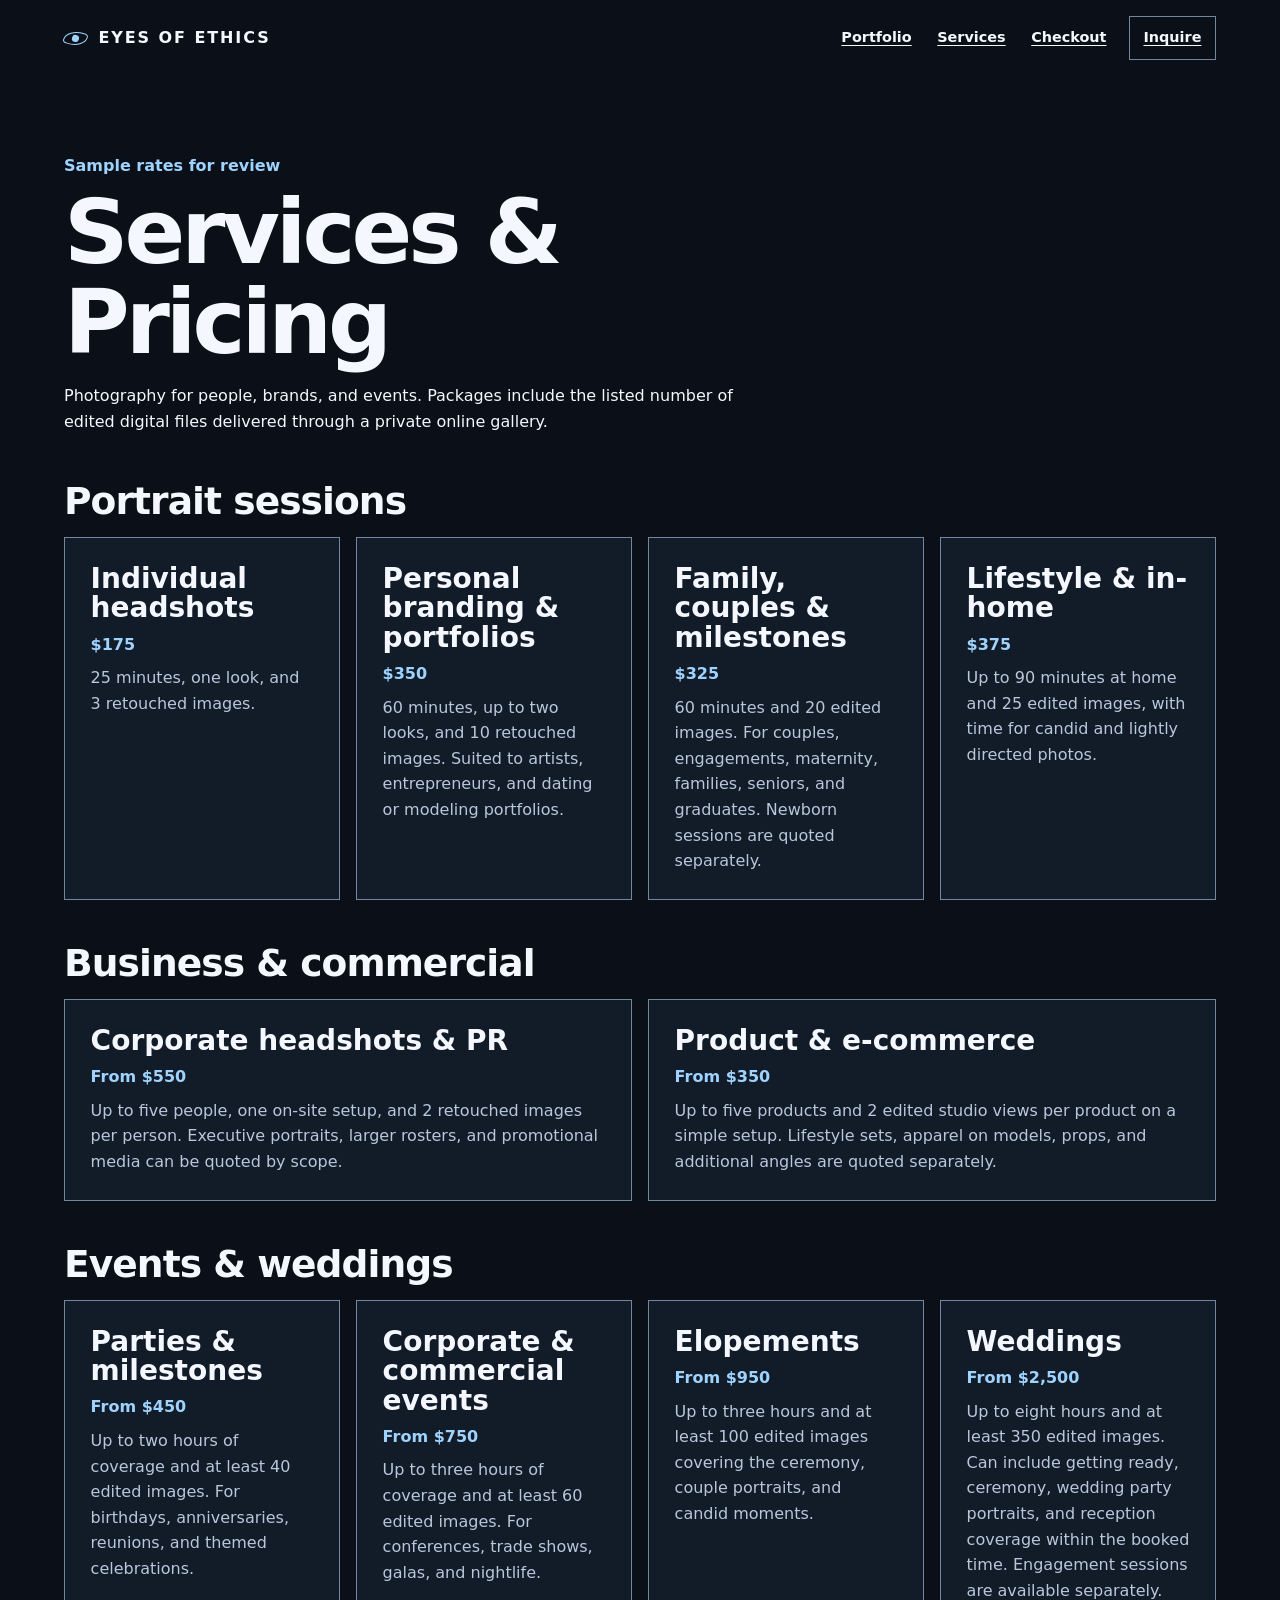
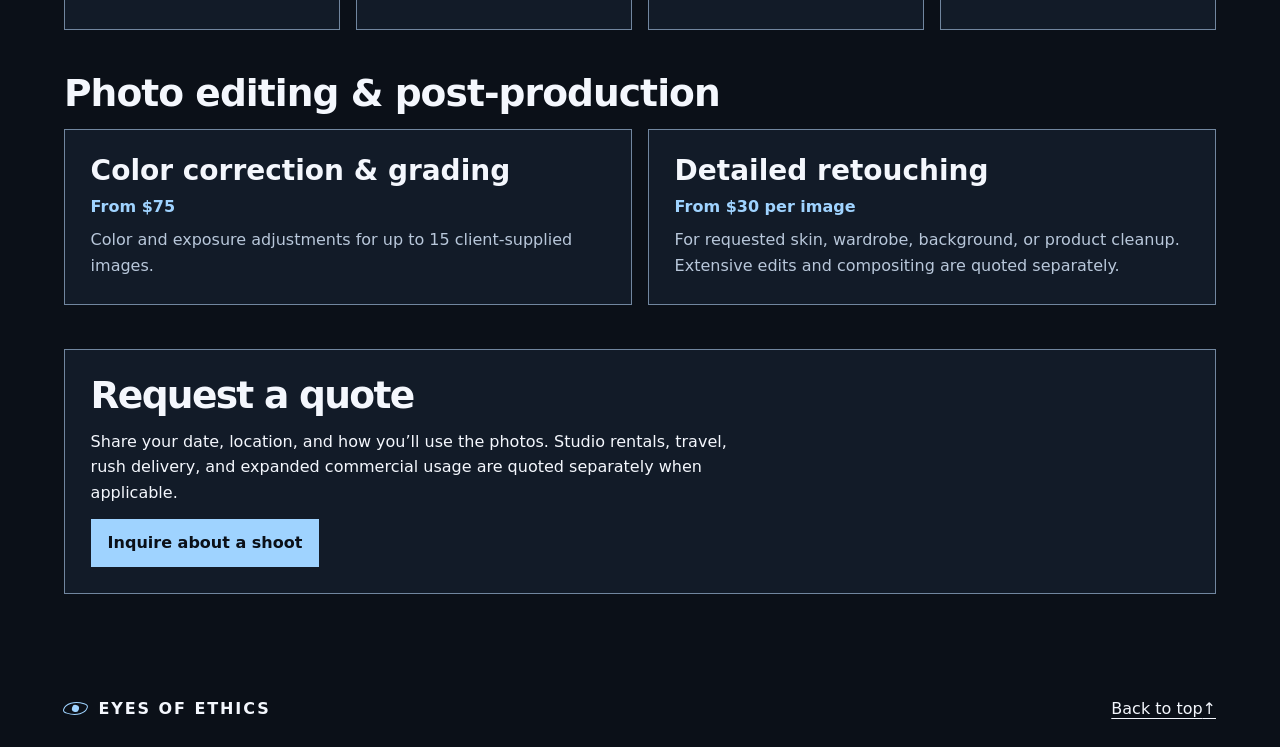
<file: services/services.html>
<!DOCTYPE html>
<html lang="en">
    <head>
        <meta charset="UTF-8">
        <meta name="viewport" content="width=device-width, initial-scale=1.0">
        <meta name="robots" content="noindex">
        <title>Services &amp; Pricing | Eyes of Ethics</title>
        <link rel="preconnect" href="https://fonts.googleapis.com">
        <link rel="preconnect" href="https://fonts.gstatic.com" crossorigin>
        <link href="https://fonts.googleapis.com/css2?family=Domine:wght@400..700&display=swap" rel="stylesheet">
        <link rel="stylesheet" href="../styles.css">
        <style>
            .pricing-page {
                padding-block: clamp(2.5rem, 6vw, 6rem);
            }

            .pricing-intro {
                max-width: 68ch;
                margin-bottom: 3rem;
            }

            .pricing-intro h1 {
                margin-block: .6rem 1rem;
                font: 900 clamp(2.3rem, 7vw, 5.75rem)/1 var(--display);
                letter-spacing: -.045em;
            }

            .draft-label,
            .price {
                color: var(--blue);
                font-weight: 800;
            }

            .price-group {
                margin-bottom: 2.75rem;
            }

            .price-group h2 {
                font-size: clamp(1.45rem, 4vw, 2.35rem);
                letter-spacing: -.025em;
            }

            .price-grid {
                display: grid;
                grid-template-columns: repeat(auto-fit, minmax(min(100%, 17rem), 1fr));
                gap: 1rem;
                margin: 1rem 0 0;
                padding: 0;
                list-style: none;
            }

            .price-card,
            .pricing-contact {
                padding: clamp(1rem, 3vw, 1.6rem);
                border: 1px solid var(--line);
                background: var(--panel);
            }

            .price-card p + p {
                margin-top: .5rem;
                color: var(--muted);
            }

            .pricing-contact h2 {
                font-size: clamp(1.45rem, 4vw, 2.35rem);
            }

            .pricing-contact p {
                max-width: 65ch;
                margin-block: .85rem;
            }
        </style>
    </head>
    <body id="top">
        <a class="skip" href="#main">Skip to main content</a>
        <header class="site-header shell">
            <a class="wordmark" href="../index.html">
                <span class="mark" aria-hidden="true"></span>
                Eyes of Ethics
            </a>
            <nav aria-label="Main navigation">
                <a href="../index.html#work">Portfolio</a>
                <a href="./index.html" aria-current="page">Services</a>
                <a href="../index.html#quick-orders">Checkout</a>
                <a class="nav-cta" href="../index.html#inquire">Inquire</a>
            </nav>
        </header>

        <main id="main" class="pricing-page shell" tabindex="-1">
            <div class="pricing-intro">
                <p class="draft-label">Sample rates for review</p>
                <h1>Services &amp; Pricing</h1>
                <p>
                    Photography for people, brands, and events. Packages include the listed number 
                    of edited digital files delivered through a private online gallery.
                </p>
            </div>

            <section class="price-group" aria-labelledby="group-1">
                <h2 id="group-1">Portrait sessions</h2>
                <ul class="price-grid">
                    <li class="price-card">
                        <h3>Individual headshots</h3>
                        <p class="price">$175</p>
                        <p>25 minutes, one look, and 3 retouched images.</p>
                    </li>
                    <li class="price-card">
                        <h3>Personal branding &amp; portfolios</h3>
                        <p class="price">$350</p>
                        <p>
                            60 minutes, up to two looks, and 10 retouched images. Suited to artists, 
                            entrepreneurs, and dating or modeling portfolios.
                        </p>
                    </li>
                    <li class="price-card">
                        <h3>Family, couples &amp; milestones</h3>
                        <p class="price">$325</p>
                        <p>
                            60 minutes and 20 edited images. For couples, engagements, maternity, families, 
                            seniors, and graduates. Newborn sessions are quoted separately.
                        </p>
                    </li>
                    <li class="price-card">
                        <h3>Lifestyle &amp; in-home</h3>
                        <p class="price">$375</p>
                        <p>
                            Up to 90 minutes at home and 25 edited images, with time for candid and lightly 
                            directed photos.
                        </p>
                    </li>
                </ul>
            </section>

            <section class="price-group" aria-labelledby="group-2">
                <h2 id="group-2">Business &amp; commercial</h2>
                <ul class="price-grid">
                    <li class="price-card">
                        <h3>Corporate headshots &amp; PR</h3>
                        <p class="price">From $550</p>
                        <p>
                            Up to five people, one on-site setup, and 2 retouched images per person. 
                            Executive portraits, larger rosters, and promotional media can be quoted
                            by scope.
                        </p>
                    </li>
                    <li class="price-card">
                        <h3>Product &amp; e-commerce</h3>
                        <p class="price">From $350</p>
                        <p>
                            Up to five products and 2 edited studio views per product on a simple setup. 
                            Lifestyle sets, apparel on models, props, and additional angles are quoted 
                            separately.
                        </p>
                    </li>
                </ul>
            </section>

            <section class="price-group" aria-labelledby="group-3">
                <h2 id="group-3">Events &amp; weddings</h2>
                <ul class="price-grid">
                    <li class="price-card">
                        <h3>Parties &amp; milestones</h3>
                        <p class="price">From $450</p>
                        <p>
                            Up to two hours of coverage and at least 40 edited images. For birthdays, 
                            anniversaries, reunions, and themed celebrations.
                        </p>
                    </li>
                    <li class="price-card">
                        <h3>Corporate &amp; commercial events</h3>
                        <p class="price">From $750</p>
                        <p>
                            Up to three hours of coverage and at least 60 edited images. For conferences, 
                            trade shows, galas, and nightlife.
                        </p>
                    </li>
                    <li class="price-card">
                        <h3>Elopements</h3>
                        <p class="price">From $950</p>
                        <p>
                            Up to three hours and at least 100 edited images covering the ceremony, couple 
                            portraits, and candid moments.
                        </p>
                    </li>
                    <li class="price-card">
                        <h3>Weddings</h3>
                        <p class="price">From $2,500</p>
                        <p>
                            Up to eight hours and at least 350 edited images. Can include getting ready, 
                            ceremony, wedding party portraits, and reception coverage within the booked 
                            time. Engagement sessions are available separately.
                        </p>
                    </li>
                </ul>
            </section>

            <section class="price-group" aria-labelledby="group-4">
                <h2 id="group-4">Photo editing &amp; post-production</h2>
                <ul class="price-grid">
                    <li class="price-card">
                        <h3>Color correction &amp; grading</h3>
                        <p class="price">From $75</p>
                        <p>
                            Color and exposure adjustments for up to 15 client-supplied images.
                        </p>
                    </li>
                    <li class="price-card">
                        <h3>Detailed retouching</h3>
                        <p class="price">From $30 per image</p>
                        <p>
                            For requested skin, wardrobe, background, or product cleanup. Extensive edits 
                            and compositing are quoted separately.
                        </p>
                    </li>
                </ul>
            </section>

            <section class="pricing-contact" aria-labelledby="quote-title">
                <h2 id="quote-title">Request a quote</h2>
                <p>
                    Share your date, location, and how you’ll use the photos. Studio rentals, travel, 
                    rush delivery, and expanded commercial usage are quoted separately when applicable.
                </p>
                <a class="button" href="../index.html#inquire">Inquire about a shoot</a>
            </section>
        </main>

        <footer class="site-footer shell">
            <a class="wordmark" href="../index.html">
                <span class="mark" aria-hidden="true"></span>
                Eyes of Ethics
            </a>
            <a href="#top">Back to top <span aria-hidden="true">↑</span></a>
        </footer>
    </body>
</html>
</file>
<file: styles.css>
:root {
    color-scheme: dark;
    --background: #0b1018;
    --panel: #121b28;
    --text: #f4f7fd;
    --muted: #b8c7da;
    --blue: #9fd3ff;
    --line: #71869f;
    --focus: #fbe28e;
    --sans: "Inter", system-ui, sans-serif;
    --display: "Archivo Black", "Inter", system-ui, sans-serif;
}

* {
    box-sizing: border-box;
}

[hidden] {
    display: none !important;
}

body {
    margin: 0;
    background: var(--background);
    color: var(--text);
    font: 1rem/1.6 var(--sans);
}

h1,
h2,
h3,
p,
figure {
    margin: 0;
}

h1,
h2,
h3 {
    line-height: 1.05;
    overflow-wrap: anywhere;
}

h2 {
    font: 800 clamp(2.1rem, 5.5vw, 5rem)/1.04 var(--display);
    letter-spacing: -.045em;
}

h3 {
    margin-bottom: .55rem;
    font-size: clamp(1.25rem, 2.4vw, 1.75rem);
}

a {
    color: inherit;
    text-underline-offset: .23em;
}

button,
input,
select,
textarea {
    color: inherit;
    font: inherit;
}

button {
    cursor: pointer;
}

img {
    display: block;
    max-width: 100%;
}

:focus-visible {
    outline: 3px solid var(--focus);
    outline-offset: 4px;
    box-shadow: 0 0 0 4px var(--background);
}

.shell {
    width: min(90%, 85rem);
    margin-inline: auto;
}

.skip {
    position: fixed;
    top: .75rem;
    left: .75rem;
    z-index: 2;
    padding: .7rem 1rem;
    background: var(--background);
    transform: translateY(-200%);
}

.skip:focus {
    transform: none;
}

.sr-only {
    position: absolute;
    width: 1px;
    height: 1px;
    overflow: hidden;
    clip-path: inset(50%);
    white-space: nowrap;
}

/* Header and hero */
.site-header,
.site-footer,
nav,
.actions {
    display: flex;
    flex-wrap: wrap;
    align-items: center;
    gap: .75rem 1.2rem;
}

.site-header,
.site-footer {
    justify-content: space-between;
    padding-block: 1rem;
}

.wordmark,
nav a,
.site-footer > a {
    display: inline-flex;
    align-items: center;
    min-height: 44px;
}

.wordmark {
    gap: .7rem;
    font-weight: 850;
    letter-spacing: .12em;
    text-decoration: none;
    text-transform: uppercase;
}

.mark {
    display: grid;
    place-items: center;
    width: 1.45rem;
    height: .92rem;
    border: 1px solid var(--blue);
    border-radius: 80% 20%;
    transform: rotate(17deg);
}

.mark::after {
    width: .4rem;
    height: .4rem;
    border-radius: 50%;
    background: var(--blue);
    content: "";
}

nav {
    font-size: .9rem;
    font-weight: 700;
}

nav a {
    padding-inline: .2rem;
}

.nav-cta {
    padding-inline: .85rem;
    border: 1px solid var(--line);
}

.hero {
    background: linear-gradient(120deg, #0b1018, #142539);
    border-block: 1px solid #334559;
}

.hero-inner {
    display: grid;
    grid-template-columns: minmax(0, .85fr) minmax(0, 1.15fr);
    align-items: center;
    gap: clamp(1.5rem, 4vw, 4rem);
    padding-block: clamp(2rem, 6vw, 6rem);
}

.hero h1 {
    max-width: 8ch;
    font: 900 clamp(3.1rem, 8.2vw, 8.4rem)/.9 var(--display);
    letter-spacing: -.055em;
    text-transform: uppercase;
}

.hero h1 span {
    display: block;
    color: var(--blue);
}

.lede {
    max-width: 28ch;
    margin-block: 1.25rem;
    color: var(--muted);
}

.hero-images {
    display: grid;
    grid-template-columns: 1.75fr 1fr;
    gap: .5rem;
    min-width: 0;
}

.hero-images img {
    width: 100%;
    height: clamp(17rem, 39vw, 40rem);
    object-fit: cover;
}

.button,
.text-link {
    display: inline-flex;
    align-items: center;
    gap: .5rem;
    min-height: 44px;
    font-weight: 750;
}

.button {
    padding: .65rem 1rem;
    border: 1px solid transparent;
    background: var(--blue);
    color: var(--background);
    text-decoration: none;
}

.button:hover {
    background: var(--text);
}

/* Portfolio and sessions */
.archive,
.sessions,
.contact {
    padding-block: clamp(2.75rem, 6vw, 6rem);
}

.section-heading {
    margin-bottom: 1.5rem;
}

.filters {
    display: flex;
    flex-wrap: wrap;
    gap: .65rem;
    margin-bottom: 1.5rem;
}

.filters button,
dialog button {
    min-width: 44px;
    min-height: 44px;
    padding: .45rem .8rem;
    border: 1px solid var(--line);
    background: var(--panel);
}

.filters button[aria-pressed="true"] {
    border-color: var(--blue);
    background: var(--blue);
    color: var(--background);
    text-decoration: underline;
    text-underline-offset: .2em;
}

.gallery,
.session-grid,
.contact-grid,
.form-grid {
    display: grid;
    gap: 1.25rem;
}

.gallery {
    grid-template-columns: repeat(4, minmax(0, 1fr));
}

.frame a {
    display: block;
    background: var(--panel);
}

.frame a:focus-visible {
    position: relative;
    z-index: 1;
}

.frame img {
    width: 100%;
    height: auto;
    aspect-ratio: 3 / 4;
    object-fit: cover;
}

.frame figcaption {
    display: flex;
    flex-wrap: wrap;
    justify-content: space-between;
    gap: .15rem .55rem;
    padding-top: .5rem;
    font-size: .92rem;
}

.frame small {
    color: var(--muted);
    font-size: .82rem;
}

.sessions {
    border-top: 1px solid #334559;
}

.session-grid {
    grid-template-columns: repeat(3, minmax(0, 1fr));
}

.session-grid article,
.quick-orders {
    padding-top: 1rem;
    border-top: 1px solid var(--line);
}

.quick-orders {
    margin-top: 2rem;
}

#checkout-links {
    margin-top: 1rem;
}

#checkout-links h4 {
    margin: 0 0 .5rem;
    font-size: 1.15rem;
}

/* Inquiry form */
.contact {
    background: var(--panel);
    border-block: 1px solid #334559;
}

.contact-grid,
.form-grid {
    grid-template-columns: repeat(2, minmax(0, 1fr));
}

.contact-grid {
    align-items: start;
    gap: clamp(1.5rem, 5vw, 4rem);
}

#inquiry {
    min-width: 0;
    padding: clamp(1rem, 3vw, 2rem);
    border: 1px solid var(--line);
    background: var(--background);
}

#form-help {
    margin-top: 0;
    margin-bottom: 1rem;
}

#inquiry .button:disabled {
    background: var(--panel);
    color: var(--muted);
    border-color: var(--line);
    cursor: default;
}

.contact p,
.sessions p {
    margin-block: .65rem;
    color: var(--muted);
}

label {
    display: block;
    min-width: 0;
    margin-bottom: .8rem;
    font-weight: 650;
}

input,
select,
textarea {
    display: block;
    width: 100%;
    min-width: 0;
    min-height: 44px;
    margin-top: .35rem;
    padding: .6rem;
    border: 1px solid var(--line);
    border-radius: 0;
    background: var(--background);
}

textarea {
    resize: vertical;
}

#form-note:empty {
    margin: 0;
}

/* Photo viewer */
dialog {
    width: min(92vw, 55rem);
    max-height: 94vh;
    padding: 1rem;
    border: 1px solid var(--line);
    background: var(--panel);
    color: var(--text);
}

dialog::backdrop {
    background: #03060bea;
}

body:has(dialog[open]) {
    overflow: hidden;
}

dialog img {
    width: auto;
    max-height: 65vh;
    margin-inline: auto;
    object-fit: contain;
}

.viewer-top,
.viewer-bottom {
    display: flex;
    align-items: center;
    justify-content: space-between;
    gap: .75rem;
}

.viewer-top {
    margin-bottom: .8rem;
}

.viewer-top h2 {
    font-size: 1.25rem;
    letter-spacing: 0;
}

.viewer-bottom {
    margin-top: .8rem;
    text-align: center;
}

#photo-count {
    display: block;
    color: var(--muted);
    font-size: .85rem;
}

@media (max-width: 62rem) {
    .gallery {
        grid-template-columns: repeat(3, minmax(0, 1fr));
    }
}

@media (max-width: 46rem) {
    .hero-inner,
    .contact-grid,
    .session-grid {
        grid-template-columns: 1fr;
    }

    .hero h1 {
        font-size: clamp(3.1rem, 14vw, 6rem);
    }

    .hero-images img {
        height: clamp(15rem, 66vw, 29rem);
    }

    .gallery {
        grid-template-columns: repeat(2, minmax(0, 1fr));
    }
}

@media (max-width: 34rem) {
    .form-grid {
        grid-template-columns: 1fr;
        gap: 0;
    }

    .site-header nav {
        width: 100%;
    }
}

@media (forced-colors: active) {
    .button {
        border-color: ButtonText;
    }

    :focus-visible {
        outline-color: Highlight;
    }
}
</file>
<file: Eyes-of-Ethics/styles.css>
:root {
    color-scheme: dark;
    --background: #0b1018;
    --panel: #121b28;
    --text: #f4f7fd;
    --muted: #b8c7da;
    --blue: #9fd3ff;
    --line: #71869f;
    --focus: #fbe28e;
    --sans: "Inter", system-ui, sans-serif;
    --display: "Archivo Black", "Inter", system-ui, sans-serif;
}

* {
    box-sizing: border-box;
}

[hidden] {
    display: none !important;
}

body {
    margin: 0;
    background: var(--background);
    color: var(--text);
    font: 1rem/1.6 var(--sans);
}

h1,
h2,
h3,
p,
figure {
    margin: 0;
}

h1,
h2,
h3 {
    line-height: 1.05;
    overflow-wrap: anywhere;
}

h2 {
    font: 800 clamp(2.1rem, 5.5vw, 5rem)/1.04 var(--display);
    letter-spacing: -.045em;
}

h3 {
    margin-bottom: .55rem;
    font-size: clamp(1.25rem, 2.4vw, 1.75rem);
}

a {
    color: inherit;
    text-underline-offset: .23em;
}

button,
input,
select,
textarea {
    color: inherit;
    font: inherit;
}

button {
    cursor: pointer;
}

img {
    display: block;
    max-width: 100%;
}

:focus-visible {
    outline: 3px solid var(--focus);
    outline-offset: 4px;
    box-shadow: 0 0 0 4px var(--background);
}

.shell {
    width: min(90%, 85rem);
    margin-inline: auto;
}

.skip {
    position: fixed;
    top: .75rem;
    left: .75rem;
    z-index: 2;
    padding: .7rem 1rem;
    background: var(--background);
    transform: translateY(-200%);
}

.skip:focus {
    transform: none;
}

.sr-only {
    position: absolute;
    width: 1px;
    height: 1px;
    overflow: hidden;
    clip-path: inset(50%);
    white-space: nowrap;
}

/* Header and hero */
.site-header,
.site-footer,
nav,
.actions {
    display: flex;
    flex-wrap: wrap;
    align-items: center;
    gap: .75rem 1.2rem;
}

.site-header,
.site-footer {
    justify-content: space-between;
    padding-block: 1rem;
}

.wordmark,
nav a,
.site-footer > a {
    display: inline-flex;
    align-items: center;
    min-height: 44px;
}

.wordmark {
    gap: .7rem;
    font-weight: 850;
    letter-spacing: .12em;
    text-decoration: none;
    text-transform: uppercase;
}

.mark {
    display: grid;
    place-items: center;
    width: 1.45rem;
    height: .92rem;
    border: 1px solid var(--blue);
    border-radius: 80% 20%;
    transform: rotate(17deg);
}

.mark::after {
    width: .4rem;
    height: .4rem;
    border-radius: 50%;
    background: var(--blue);
    content: "";
}

nav {
    font-size: .9rem;
    font-weight: 700;
}

nav a {
    padding-inline: .2rem;
}

.nav-cta {
    padding-inline: .85rem;
    border: 1px solid var(--line);
}

.hero {
    background: linear-gradient(120deg, #0b1018, #142539);
    border-block: 1px solid #334559;
}

.hero-inner {
    display: grid;
    grid-template-columns: minmax(0, .85fr) minmax(0, 1.15fr);
    align-items: center;
    gap: clamp(1.5rem, 4vw, 4rem);
    padding-block: clamp(2rem, 6vw, 6rem);
}

.hero h1 {
    max-width: 8ch;
    font: 900 clamp(3.1rem, 8.2vw, 8.4rem)/.9 var(--display);
    letter-spacing: -.055em;
    text-transform: uppercase;
}

.hero h1 span {
    display: block;
    color: var(--blue);
}

.lede {
    max-width: 28ch;
    margin-block: 1.25rem;
    color: var(--muted);
}

.hero-images {
    display: grid;
    grid-template-columns: 1.75fr 1fr;
    gap: .5rem;
    min-width: 0;
}

.hero-images img {
    width: 100%;
    height: clamp(17rem, 39vw, 40rem);
    object-fit: cover;
}

.button,
.text-link {
    display: inline-flex;
    align-items: center;
    gap: .5rem;
    min-height: 44px;
    font-weight: 750;
}

.button {
    padding: .65rem 1rem;
    border: 1px solid transparent;
    background: var(--blue);
    color: var(--background);
    text-decoration: none;
}

.button:hover {
    background: var(--text);
}

/* Portfolio and sessions */
.archive,
.sessions,
.contact {
    padding-block: clamp(2.75rem, 6vw, 6rem);
}

.section-heading {
    margin-bottom: 1.5rem;
}

.filters {
    display: flex;
    flex-wrap: wrap;
    gap: .65rem;
    margin-bottom: 1.5rem;
}

.filters button,
dialog button {
    min-width: 44px;
    min-height: 44px;
    padding: .45rem .8rem;
    border: 1px solid var(--line);
    background: var(--panel);
}

.filters button[aria-pressed="true"] {
    border-color: var(--blue);
    background: var(--blue);
    color: var(--background);
    text-decoration: underline;
    text-underline-offset: .2em;
}

.gallery,
.session-grid,
.contact-grid,
.form-grid {
    display: grid;
    gap: 1.25rem;
}

.gallery {
    grid-template-columns: repeat(4, minmax(0, 1fr));
}

.frame a {
    display: block;
    background: var(--panel);
}

.frame a:focus-visible {
    position: relative;
    z-index: 1;
}

.frame img {
    width: 100%;
    height: auto;
    aspect-ratio: 3 / 4;
    object-fit: cover;
}

.frame figcaption {
    display: flex;
    flex-wrap: wrap;
    justify-content: space-between;
    gap: .15rem .55rem;
    padding-top: .5rem;
    font-size: .92rem;
}

.frame small {
    color: var(--muted);
    font-size: .82rem;
}

.sessions {
    border-top: 1px solid #334559;
}

.session-grid {
    grid-template-columns: repeat(3, minmax(0, 1fr));
}

.session-grid article,
.quick-orders {
    padding-top: 1rem;
    border-top: 1px solid var(--line);
}

.quick-orders {
    margin-top: 2rem;
}

#checkout-links {
    margin-top: 1rem;
}

#checkout-links h4 {
    margin: 0 0 .5rem;
    font-size: 1.15rem;
}

/* Inquiry form */
.contact {
    background: var(--panel);
    border-block: 1px solid #334559;
}

.contact-grid,
.form-grid {
    grid-template-columns: repeat(2, minmax(0, 1fr));
}

.contact-grid {
    align-items: start;
    gap: clamp(1.5rem, 5vw, 4rem);
}

#inquiry {
    min-width: 0;
    padding: clamp(1rem, 3vw, 2rem);
    border: 1px solid var(--line);
    background: var(--background);
}

#form-help {
    margin-top: 0;
    margin-bottom: 1rem;
}

#inquiry .button:disabled {
    background: var(--panel);
    color: var(--muted);
    border-color: var(--line);
    cursor: default;
}

.contact p,
.sessions p {
    margin-block: .65rem;
    color: var(--muted);
}

label {
    display: block;
    min-width: 0;
    margin-bottom: .8rem;
    font-weight: 650;
}

input,
select,
textarea {
    display: block;
    width: 100%;
    min-width: 0;
    min-height: 44px;
    margin-top: .35rem;
    padding: .6rem;
    border: 1px solid var(--line);
    border-radius: 0;
    background: var(--background);
}

textarea {
    resize: vertical;
}

#form-note:empty {
    margin: 0;
}

/* Photo viewer */
dialog {
    width: min(92vw, 55rem);
    max-height: 94vh;
    padding: 1rem;
    border: 1px solid var(--line);
    background: var(--panel);
    color: var(--text);
}

dialog::backdrop {
    background: #03060bea;
}

body:has(dialog[open]) {
    overflow: hidden;
}

dialog img {
    width: auto;
    max-height: 65vh;
    margin-inline: auto;
    object-fit: contain;
}

.viewer-top,
.viewer-bottom {
    display: flex;
    align-items: center;
    justify-content: space-between;
    gap: .75rem;
}

.viewer-top {
    margin-bottom: .8rem;
}

.viewer-top h2 {
    font-size: 1.25rem;
    letter-spacing: 0;
}

.viewer-bottom {
    margin-top: .8rem;
    text-align: center;
}

#photo-count {
    display: block;
    color: var(--muted);
    font-size: .85rem;
}

@media (max-width: 62rem) {
    .gallery {
        grid-template-columns: repeat(3, minmax(0, 1fr));
    }
}

@media (max-width: 46rem) {
    .hero-inner,
    .contact-grid,
    .session-grid {
        grid-template-columns: 1fr;
    }

    .hero h1 {
        font-size: clamp(3.1rem, 14vw, 6rem);
    }

    .hero-images img {
        height: clamp(15rem, 66vw, 29rem);
    }

    .gallery {
        grid-template-columns: repeat(2, minmax(0, 1fr));
    }
}

@media (max-width: 34rem) {
    .form-grid {
        grid-template-columns: 1fr;
        gap: 0;
    }

    .site-header nav {
        width: 100%;
    }
}

@media (forced-colors: active) {
    .button {
        border-color: ButtonText;
    }

    :focus-visible {
        outline-color: Highlight;
    }
}
</file>
